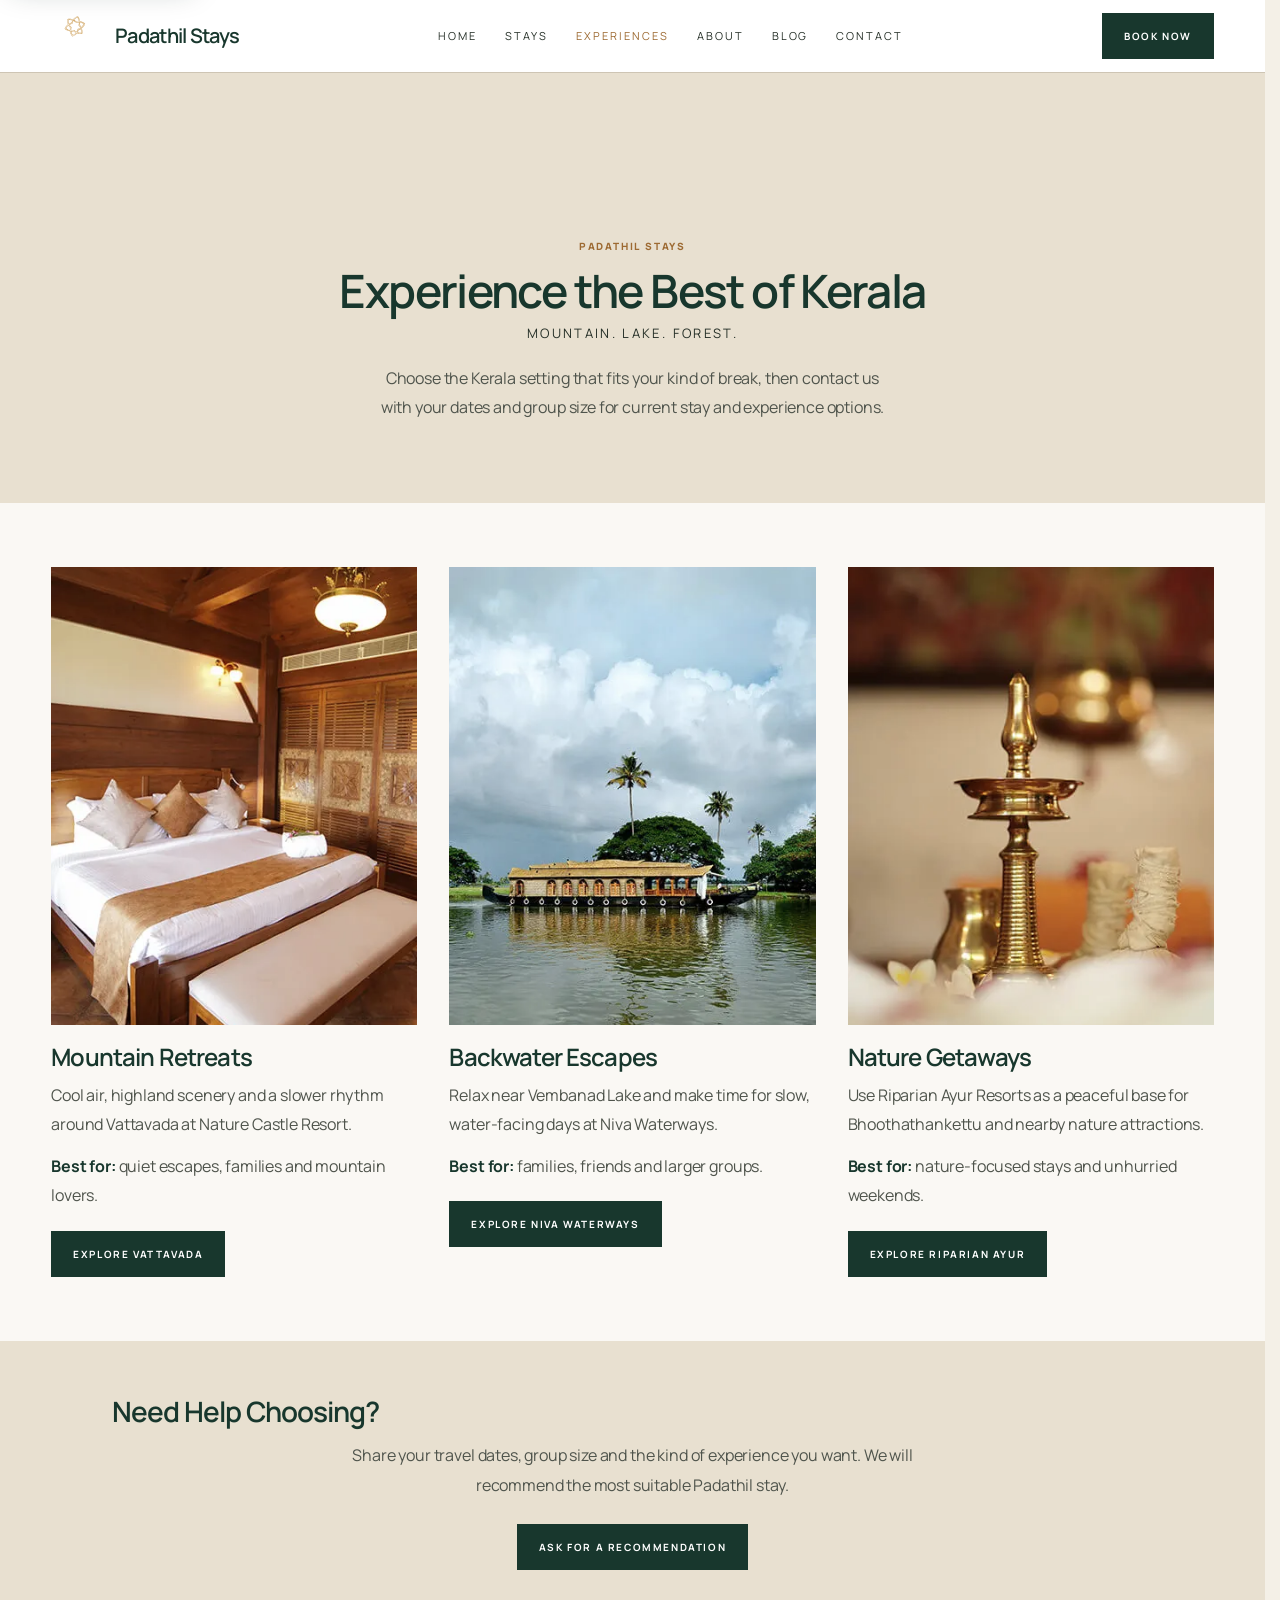
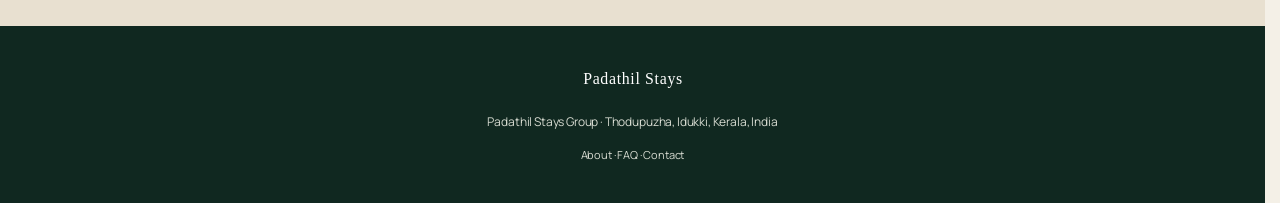
<file: experiences.html>
<!DOCTYPE html>
<html lang="en-IN"><head><meta charset="UTF-8" /><meta name="viewport" content="width=device-width, initial-scale=1.0" /><title>Kerala Experiences | Mountains, Backwaters &amp; Nature | Padathil Stays</title><meta name="description" content="Explore Kerala through mountain retreats in Vattavada, Vembanad Lake backwater stays and nature getaways near Bhoothathankettu." /><meta name="robots" content="index, follow" /><link rel="canonical" href="https://padathilstays.com/experiences.html" /><link rel="icon" type="image/svg+xml" href="images/emblem-rotating.svg" /><meta name="theme-color" content="#18372d" /><meta property="og:type" content="website" /><meta property="og:site_name" content="Padathil Stays" /><meta property="og:title" content="Kerala Experiences | Mountains, Backwaters &amp; Nature" /><meta property="og:description" content="Explore three distinctive Kerala escapes with Padathil Stays." /><meta property="og:url" content="https://padathilstays.com/experiences.html" /><meta property="og:image" content="https://padathilstays.com/images/exper-1.webp" /><meta name="twitter:card" content="summary_large_image" /><link rel="preconnect" href="https://fonts.googleapis.com" /><link rel="preconnect" href="https://fonts.gstatic.com" crossorigin /><link href="https://fonts.googleapis.com/css2?family=Cormorant+Garamond:ital,wght@0,400;0,500;0,600;0,700;1,500&family=Manrope:wght@400;500;600;700&display=swap" rel="stylesheet" /><link rel="stylesheet" href="styles.css" /><link rel="stylesheet" href="site.css" /><script type="application/ld+json">{"@context":"https://schema.org","@type":"CollectionPage","name":"Kerala Experiences from Padathil Stays","url":"https://padathilstays.com/experiences.html","description":"Mountain, lake and nature experiences across Kerala."}</script><style>body{font-family:'Prompt',system-ui,sans-serif;color:#18372d}h1,h2,h3{font-family:'Yeseva One',Georgia,serif;text-transform:uppercase;font-weight:400}.wrap{max-width:1200px;margin:0 auto;padding:0 24px}.body-copy{line-height:2}.vbtn{padding:10px 24px;background:#535353;color:#fff;font-size:11px;letter-spacing:.14em;text-transform:uppercase}.vbtn:hover{background:#9d6a32}</style></head>
<body class="bg-cream"><a class="skip-link" href="#main-content">Skip to main content</a><header class="border-b border-hairline bg-white sticky top-0 z-50"><div class="wrap compact-header flex h-[70px] items-center justify-between gap-3"><a href="index.html" class="site-brand flex items-center gap-2 font-display text-[20px]"><img src="images/emblem-rotating.svg" alt="" aria-hidden="true" class="h-12 w-12" />Padathil Stays</a><nav class="hidden lg:flex gap-7 text-[11px] uppercase tracking-[.18em]" aria-label="Primary navigation"><a href="index.html">Home</a><a href="index.html#properties">Stays</a><a href="experiences.html" class="text-gold" aria-current="page">Experiences</a><a href="about.html">About</a><a href="blog.html">Blog</a><a href="contact.html">Contact</a></nav><div class="flex items-center gap-2"><details class="relative lg:hidden"><summary aria-label="Open navigation menu" class="list-none cursor-pointer border border-nandor px-3 py-2 [&::-webkit-details-marker]:hidden">☰</summary><nav aria-label="Mobile navigation" class="absolute right-0 top-full mt-2 w-[230px] border border-hairline bg-white p-4 text-[11px] uppercase tracking-[.14em] shadow-lg"><a href="index.html" class="block py-2">Home</a><a href="index.html#properties" class="block py-2">Stays</a><a href="experiences.html" class="block py-2" aria-current="page">Experiences</a><a href="about.html" class="block py-2">About</a><a href="blog.html" class="block py-2">Blog</a><a href="contact.html" class="block py-2">Contact</a></nav></details><a href="https://wa.me/919447738990?text=Hello%20Padathil%20Stays%2C%20I%20would%20like%20to%20enquire.%0AProperty%3A%20%0ACheck-in%3A%20%0ACheck-out%3A%20%0AGuests%3A%20%0AQuestions%3A%20" target="_blank" rel="noopener" class="vbtn whitespace-nowrap">Book Now</a></div></div></header>
<main id="main-content"><section class="bg-creamalt py-16 md:py-20 text-center"><div class="wrap max-w-[800px]"><h1 class="text-[34px] md:text-[46px]">Experience the Best of Kerala</h1><p class="mt-3 font-sans text-[13px] uppercase tracking-[.18em]">Mountain. Lake. Forest.</p><p class="body-copy mt-5">Choose the Kerala setting that fits your kind of break, then contact us with your dates and group size for current stay and experience options.</p></div></section><section class="bg-white py-14 md:py-16"><div class="wrap grid gap-8 md:grid-cols-3"><article><img src="images/exper-1.webp" alt="Representative mountain landscape in Kerala" width="800" height="1000" class="aspect-[4/5] w-full object-cover" loading="lazy" decoding="async" /><h2 class="mt-5 text-[24px]">Mountain Retreats</h2><p class="body-copy mt-3">Cool air, highland scenery and a slower rhythm around Vattavada at Nature Castle Resort.</p><p class="body-copy mt-3"><strong class="text-nandor">Best for:</strong> quiet escapes, families and mountain lovers.</p><a href="nature-castle-vattavada.html" class="vbtn mt-5">Explore Vattavada</a></article><article><img src="images/exper-2.webp" alt="Representative Kerala backwater landscape" width="800" height="1000" class="aspect-[4/5] w-full object-cover" loading="lazy" decoding="async" /><h2 class="mt-5 text-[24px]">Backwater Escapes</h2><p class="body-copy mt-3">Relax near Vembanad Lake and make time for slow, water-facing days at Niva Waterways.</p><p class="body-copy mt-3"><strong class="text-nandor">Best for:</strong> families, friends and larger groups.</p><a href="niva-waterways.html" class="vbtn mt-5">Explore Niva Waterways</a></article><article><img src="images/exper-3.webp" alt="Representative forest landscape near Bhoothathankettu" width="800" height="1000" class="aspect-[4/5] w-full object-cover" loading="lazy" decoding="async" /><h2 class="mt-5 text-[24px]">Nature Getaways</h2><p class="body-copy mt-3">Use Riparian Ayur Resorts as a peaceful base for Bhoothathankettu and nearby nature attractions.</p><p class="body-copy mt-3"><strong class="text-nandor">Best for:</strong> nature-focused stays and unhurried weekends.</p><a href="riparian-ayur-resorts.html" class="vbtn mt-5">Explore Riparian Ayur</a></article></div></section><section class="bg-creamalt py-14 text-center"><div class="wrap max-w-[720px]"><h2 class="text-[28px]">Need Help Choosing?</h2><p class="body-copy mt-4">Share your travel dates, group size and the kind of experience you want. We will recommend the most suitable Padathil stay.</p><a href="https://wa.me/919447738990?text=Hello%20Padathil%20Stays%2C%20please%20recommend%20a%20stay.%0ATravel%20dates%3A%20%0AGuests%3A%20%0AWhat%20we%20want%20to%20experience%3A%20" target="_blank" rel="noopener" class="vbtn mt-6">Ask for a Recommendation</a></div></section></main>
<footer class="bg-footerbg py-10 text-center text-footertext"><img src="images/logo-padathil-stays-white.svg" alt="Padathil Stays" class="mx-auto w-[150px]" /><p class="mt-5 text-[12px]">Padathil Stays Group · Thodupuzha, Idukki, Kerala, India</p><p class="mt-4 text-[11px]"><a href="about.html">About</a> · <a href="faq.html">FAQ</a> · <a href="contact.html">Contact</a></p></footer></body></html>
</file>
<file: styles.css>
*,:after,:before{--tw-border-spacing-x:0;--tw-border-spacing-y:0;--tw-translate-x:0;--tw-translate-y:0;--tw-rotate:0;--tw-skew-x:0;--tw-skew-y:0;--tw-scale-x:1;--tw-scale-y:1;--tw-pan-x: ;--tw-pan-y: ;--tw-pinch-zoom: ;--tw-scroll-snap-strictness:proximity;--tw-gradient-from-position: ;--tw-gradient-via-position: ;--tw-gradient-to-position: ;--tw-ordinal: ;--tw-slashed-zero: ;--tw-numeric-figure: ;--tw-numeric-spacing: ;--tw-numeric-fraction: ;--tw-ring-inset: ;--tw-ring-offset-width:0px;--tw-ring-offset-color:#fff;--tw-ring-color:rgba(59,130,246,.5);--tw-ring-offset-shadow:0 0 #0000;--tw-ring-shadow:0 0 #0000;--tw-shadow:0 0 #0000;--tw-shadow-colored:0 0 #0000;--tw-blur: ;--tw-brightness: ;--tw-contrast: ;--tw-grayscale: ;--tw-hue-rotate: ;--tw-invert: ;--tw-saturate: ;--tw-sepia: ;--tw-drop-shadow: ;--tw-backdrop-blur: ;--tw-backdrop-brightness: ;--tw-backdrop-contrast: ;--tw-backdrop-grayscale: ;--tw-backdrop-hue-rotate: ;--tw-backdrop-invert: ;--tw-backdrop-opacity: ;--tw-backdrop-saturate: ;--tw-backdrop-sepia: ;--tw-contain-size: ;--tw-contain-layout: ;--tw-contain-paint: ;--tw-contain-style: }::backdrop{--tw-border-spacing-x:0;--tw-border-spacing-y:0;--tw-translate-x:0;--tw-translate-y:0;--tw-rotate:0;--tw-skew-x:0;--tw-skew-y:0;--tw-scale-x:1;--tw-scale-y:1;--tw-pan-x: ;--tw-pan-y: ;--tw-pinch-zoom: ;--tw-scroll-snap-strictness:proximity;--tw-gradient-from-position: ;--tw-gradient-via-position: ;--tw-gradient-to-position: ;--tw-ordinal: ;--tw-slashed-zero: ;--tw-numeric-figure: ;--tw-numeric-spacing: ;--tw-numeric-fraction: ;--tw-ring-inset: ;--tw-ring-offset-width:0px;--tw-ring-offset-color:#fff;--tw-ring-color:rgba(59,130,246,.5);--tw-ring-offset-shadow:0 0 #0000;--tw-ring-shadow:0 0 #0000;--tw-shadow:0 0 #0000;--tw-shadow-colored:0 0 #0000;--tw-blur: ;--tw-brightness: ;--tw-contrast: ;--tw-grayscale: ;--tw-hue-rotate: ;--tw-invert: ;--tw-saturate: ;--tw-sepia: ;--tw-drop-shadow: ;--tw-backdrop-blur: ;--tw-backdrop-brightness: ;--tw-backdrop-contrast: ;--tw-backdrop-grayscale: ;--tw-backdrop-hue-rotate: ;--tw-backdrop-invert: ;--tw-backdrop-opacity: ;--tw-backdrop-saturate: ;--tw-backdrop-sepia: ;--tw-contain-size: ;--tw-contain-layout: ;--tw-contain-paint: ;--tw-contain-style: }/*! tailwindcss v3.4.17 | MIT License | https://tailwindcss.com*/*,:after,:before{box-sizing:border-box;border:0 solid #e5e7eb}:after,:before{--tw-content:""}:host,html{line-height:1.5;-webkit-text-size-adjust:100%;-moz-tab-size:4;-o-tab-size:4;tab-size:4;font-family:Manrope,system-ui,sans-serif;font-feature-settings:normal;font-variation-settings:normal;-webkit-tap-highlight-color:transparent}body{margin:0;line-height:inherit}hr{height:0;color:inherit;border-top-width:1px}abbr:where([title]){-webkit-text-decoration:underline dotted;text-decoration:underline dotted}h1,h2,h3,h4,h5,h6{font-size:inherit;font-weight:inherit}a{color:inherit;text-decoration:inherit}b,strong{font-weight:bolder}code,kbd,pre,samp{font-family:ui-monospace,SFMono-Regular,Menlo,Monaco,Consolas,Liberation Mono,Courier New,monospace;font-feature-settings:normal;font-variation-settings:normal;font-size:1em}small{font-size:80%}sub,sup{font-size:75%;line-height:0;position:relative;vertical-align:baseline}sub{bottom:-.25em}sup{top:-.5em}table{text-indent:0;border-color:inherit;border-collapse:collapse}button,input,optgroup,select,textarea{font-family:inherit;font-feature-settings:inherit;font-variation-settings:inherit;font-size:100%;font-weight:inherit;line-height:inherit;letter-spacing:inherit;color:inherit;margin:0;padding:0}button,select{text-transform:none}button,input:where([type=button]),input:where([type=reset]),input:where([type=submit]){-webkit-appearance:button;background-color:transparent;background-image:none}:-moz-focusring{outline:auto}:-moz-ui-invalid{box-shadow:none}progress{vertical-align:baseline}::-webkit-inner-spin-button,::-webkit-outer-spin-button{height:auto}[type=search]{-webkit-appearance:textfield;outline-offset:-2px}::-webkit-search-decoration{-webkit-appearance:none}::-webkit-file-upload-button{-webkit-appearance:button;font:inherit}summary{display:list-item}blockquote,dd,dl,figure,h1,h2,h3,h4,h5,h6,hr,p,pre{margin:0}fieldset{margin:0}fieldset,legend{padding:0}menu,ol,ul{list-style:none;margin:0;padding:0}dialog{padding:0}textarea{resize:vertical}input::-moz-placeholder,textarea::-moz-placeholder{opacity:1;color:#9ca3af}input::placeholder,textarea::placeholder{opacity:1;color:#9ca3af}[role=button],button{cursor:pointer}:disabled{cursor:default}audio,canvas,embed,iframe,img,object,svg,video{display:block;vertical-align:middle}img,video{max-width:100%;height:auto}[hidden]:where(:not([hidden=until-found])){display:none}.pointer-events-none{pointer-events:none}.fixed{position:fixed}.absolute{position:absolute}.relative{position:relative}.sticky{position:sticky}.inset-0{inset:0}.inset-x-0{left:0;right:0}.bottom-0{bottom:0}.bottom-6{bottom:1.5rem}.bottom-\[26px\]{bottom:26px}.bottom-\[40px\]{bottom:40px}.bottom-\[50px\]{bottom:50px}.bottom-\[80px\]{bottom:80px}.bottom-\[84px\]{bottom:84px}.left-0{left:0}.left-1\/2{left:50%}.right-0{right:0}.right-6{right:1.5rem}.top-0{top:0}.top-10{top:2.5rem}.top-7{top:1.75rem}.top-\[46px\]{top:46px}.top-\[50px\]{top:50px}.top-full{top:100%}.z-20{z-index:20}.z-40{z-index:40}.z-50{z-index:50}.mx-2{margin-left:.5rem;margin-right:.5rem}.mx-auto{margin-left:auto;margin-right:auto}.mb-10{margin-bottom:2.5rem}.mb-12{margin-bottom:3rem}.mb-5{margin-bottom:1.25rem}.mb-7{margin-bottom:1.75rem}.mt-1{margin-top:.25rem}.mt-10{margin-top:2.5rem}.mt-12{margin-top:3rem}.mt-14{margin-top:3.5rem}.mt-2{margin-top:.5rem}.mt-3{margin-top:.75rem}.mt-4{margin-top:1rem}.mt-5{margin-top:1.25rem}.mt-6{margin-top:1.5rem}.mt-8{margin-top:2rem}.mt-9{margin-top:2.25rem}.block{display:block}.flex{display:flex}.grid{display:grid}.hidden{display:none}.aspect-\[3\/2\]{aspect-ratio:3/2}.aspect-\[4\/5\]{aspect-ratio:4/5}.aspect-\[413\/542\]{aspect-ratio:413/542}.aspect-\[9\/7\]{aspect-ratio:9/7}.h-12{height:3rem}.h-14{height:3.5rem}.h-24{height:6rem}.h-9{height:2.25rem}.h-\[100svh\]{height:100svh}.h-\[320px\]{height:320px}.h-\[38px\]{height:38px}.h-\[50px\]{height:50px}.h-\[50vh\]{height:50vh}.h-\[560px\]{height:560px}.h-\[70px\]{height:70px}.h-\[70vh\]{height:70vh}.h-auto{height:auto}.h-full{height:100%}.h-px{height:1px}.min-h-\[340px\]{min-height:340px}.min-h-\[440px\]{min-height:440px}.min-h-\[620px\]{min-height:620px}.w-12{width:3rem}.w-14{width:3.5rem}.w-24{width:6rem}.w-\[150px\]{width:150px}.w-\[190px\]{width:190px}.w-\[220px\]{width:220px}.w-\[230px\]{width:230px}.w-\[245px\]{width:245px}.w-\[38px\]{width:38px}.w-\[420px\]{width:420px}.w-\[50px\]{width:50px}.w-\[70px\]{width:70px}.w-auto{width:auto}.w-full{width:100%}.max-w-\[1000px\]{max-width:1000px}.max-w-\[1100px\]{max-width:1100px}.max-w-\[1140px\]{max-width:1140px}.max-w-\[1320px\]{max-width:1320px}.max-w-\[420px\]{max-width:420px}.max-w-\[720px\]{max-width:720px}.max-w-\[760px\]{max-width:760px}.max-w-\[780px\]{max-width:780px}.max-w-\[800px\]{max-width:800px}.max-w-\[820px\]{max-width:820px}.max-w-\[850px\]{max-width:850px}.max-w-\[900px\]{max-width:900px}.max-w-\[920px\]{max-width:920px}.grow{flex-grow:1}.-translate-x-1\/2{--tw-translate-x:-50%}.-translate-x-1\/2,.transform{transform:translate(var(--tw-translate-x),var(--tw-translate-y)) rotate(var(--tw-rotate)) skewX(var(--tw-skew-x)) skewY(var(--tw-skew-y)) scaleX(var(--tw-scale-x)) scaleY(var(--tw-scale-y))}.cursor-pointer{cursor:pointer}.select-none{-webkit-user-select:none;-moz-user-select:none;user-select:none}.list-none{list-style-type:none}.grid-cols-1{grid-template-columns:repeat(1,minmax(0,1fr))}.flex-col{flex-direction:column}.flex-wrap{flex-wrap:wrap}.items-start{align-items:flex-start}.items-center{align-items:center}.justify-center{justify-content:center}.justify-between{justify-content:space-between}.gap-10{gap:2.5rem}.gap-2{gap:.5rem}.gap-3{gap:.75rem}.gap-4{gap:1rem}.gap-5{gap:1.25rem}.gap-6{gap:1.5rem}.gap-7{gap:1.75rem}.gap-8{gap:2rem}.gap-9{gap:2.25rem}.gap-x-10{-moz-column-gap:2.5rem;column-gap:2.5rem}.gap-x-8{-moz-column-gap:2rem;column-gap:2rem}.gap-y-2{row-gap:.5rem}.gap-y-3{row-gap:.75rem}.overflow-hidden{overflow:hidden}.whitespace-nowrap{white-space:nowrap}.rounded-full{border-radius:9999px}.border{border-width:1px}.border-b{border-bottom-width:1px}.border-t{border-top-width:1px}.border-footerline{--tw-border-opacity:1;border-color:rgb(54 83 70/var(--tw-border-opacity,1))}.border-hairline{--tw-border-opacity:1;border-color:rgb(206 197 180/var(--tw-border-opacity,1))}.border-nandor{--tw-border-opacity:1;border-color:rgb(24 55 45/var(--tw-border-opacity,1))}.border-white\/70{border-color:hsla(0,0%,100%,.7)}.bg-\[\#25D366\]{--tw-bg-opacity:1;background-color:rgb(37 211 102/var(--tw-bg-opacity,1))}.bg-cream{--tw-bg-opacity:1;background-color:rgb(244 240 231/var(--tw-bg-opacity,1))}.bg-creamalt{--tw-bg-opacity:1;background-color:rgb(232 224 208/var(--tw-bg-opacity,1))}.bg-footerbg{--tw-bg-opacity:1;background-color:rgb(16 40 32/var(--tw-bg-opacity,1))}.bg-nandor{--tw-bg-opacity:1;background-color:rgb(24 55 45/var(--tw-bg-opacity,1))}.bg-panel{--tw-bg-opacity:1;background-color:rgb(228 230 218/var(--tw-bg-opacity,1))}.bg-white{--tw-bg-opacity:1;background-color:rgb(255 255 255/var(--tw-bg-opacity,1))}.bg-white\/70{background-color:hsla(0,0%,100%,.7)}.bg-white\/95{background-color:hsla(0,0%,100%,.95)}.bg-gradient-to-b{background-image:linear-gradient(to bottom,var(--tw-gradient-stops))}.bg-gradient-to-t{background-image:linear-gradient(to top,var(--tw-gradient-stops))}.from-black\/40{--tw-gradient-from:rgba(0,0,0,.4) var(--tw-gradient-from-position);--tw-gradient-to:transparent var(--tw-gradient-to-position);--tw-gradient-stops:var(--tw-gradient-from),var(--tw-gradient-to)}.from-black\/55{--tw-gradient-from:rgba(0,0,0,.55) var(--tw-gradient-from-position);--tw-gradient-to:transparent var(--tw-gradient-to-position);--tw-gradient-stops:var(--tw-gradient-from),var(--tw-gradient-to)}.from-black\/60{--tw-gradient-from:rgba(0,0,0,.6) var(--tw-gradient-from-position);--tw-gradient-to:transparent var(--tw-gradient-to-position);--tw-gradient-stops:var(--tw-gradient-from),var(--tw-gradient-to)}.from-black\/65{--tw-gradient-from:rgba(0,0,0,.65) var(--tw-gradient-from-position);--tw-gradient-to:transparent var(--tw-gradient-to-position);--tw-gradient-stops:var(--tw-gradient-from),var(--tw-gradient-to)}.via-black\/10{--tw-gradient-to:transparent var(--tw-gradient-to-position);--tw-gradient-stops:var(--tw-gradient-from),rgba(0,0,0,.1) var(--tw-gradient-via-position),var(--tw-gradient-to)}.via-black\/15{--tw-gradient-to:transparent var(--tw-gradient-to-position);--tw-gradient-stops:var(--tw-gradient-from),rgba(0,0,0,.15) var(--tw-gradient-via-position),var(--tw-gradient-to)}.via-black\/5{--tw-gradient-to:transparent var(--tw-gradient-to-position);--tw-gradient-stops:var(--tw-gradient-from),rgba(0,0,0,.05) var(--tw-gradient-via-position),var(--tw-gradient-to)}.to-black\/20{--tw-gradient-to:rgba(0,0,0,.2) var(--tw-gradient-to-position)}.to-black\/45{--tw-gradient-to:rgba(0,0,0,.45) var(--tw-gradient-to-position)}.to-transparent{--tw-gradient-to:transparent var(--tw-gradient-to-position)}.bg-bottom{background-position:bottom}.bg-repeat-x{background-repeat:repeat-x}.object-cover{-o-object-fit:cover;object-fit:cover}.p-4{padding:1rem}.p-6{padding:1.5rem}.p-7{padding:1.75rem}.p-8{padding:2rem}.px-3{padding-left:.75rem;padding-right:.75rem}.px-4{padding-left:1rem;padding-right:1rem}.px-5{padding-left:1.25rem;padding-right:1.25rem}.px-6{padding-left:1.5rem;padding-right:1.5rem}.py-10{padding-top:2.5rem;padding-bottom:2.5rem}.py-12{padding-top:3rem;padding-bottom:3rem}.py-14{padding-top:3.5rem;padding-bottom:3.5rem}.py-16{padding-top:4rem;padding-bottom:4rem}.py-2{padding-top:.5rem;padding-bottom:.5rem}.py-2\.5{padding-top:.625rem;padding-bottom:.625rem}.py-20{padding-top:5rem;padding-bottom:5rem}.py-4{padding-top:1rem;padding-bottom:1rem}.py-5{padding-top:1.25rem;padding-bottom:1.25rem}.py-9{padding-top:2.25rem;padding-bottom:2.25rem}.py-\[38px\]{padding-top:38px;padding-bottom:38px}.py-\[50px\]{padding-top:50px;padding-bottom:50px}.py-\[60px\]{padding-top:60px;padding-bottom:60px}.py-\[70px\]{padding-top:70px;padding-bottom:70px}.pb-2{padding-bottom:.5rem}.pb-4{padding-bottom:1rem}.pb-5{padding-bottom:1.25rem}.pb-6{padding-bottom:1.5rem}.pb-8{padding-bottom:2rem}.pb-\[300px\]{padding-bottom:300px}.pb-\[50px\]{padding-bottom:50px}.pt-3{padding-top:.75rem}.pt-8{padding-top:2rem}.pt-\[70px\]{padding-top:70px}.pt-\[80px\]{padding-top:80px}.text-left{text-align:left}.text-center{text-align:center}.font-display{font-family:Cormorant Garamond,Georgia,serif}.font-poppins,.font-sans{font-family:Manrope,system-ui,sans-serif}.text-\[10px\]{font-size:10px}.text-\[11px\]{font-size:11px}.text-\[12px\]{font-size:12px}.text-\[13px\]{font-size:13px}.text-\[14px\]{font-size:14px}.text-\[15px\]{font-size:15px}.text-\[16px\]{font-size:16px}.text-\[17px\]{font-size:17px}.text-\[18px\]{font-size:18px}.text-\[20px\]{font-size:20px}.text-\[22px\]{font-size:22px}.text-\[23px\]{font-size:23px}.text-\[24px\]{font-size:24px}.text-\[26px\]{font-size:26px}.text-\[28px\]{font-size:28px}.text-\[30px\]{font-size:30px}.text-\[34px\]{font-size:34px}.text-\[36px\]{font-size:36px}.text-\[38px\]{font-size:38px}.text-\[44px\]{font-size:44px}.font-light{font-weight:300}.font-medium{font-weight:500}.uppercase{text-transform:uppercase}.normal-case{text-transform:none}.leading-6{line-height:1.5rem}.leading-\[\.95\]{line-height:.95}.leading-\[1\.05\]{line-height:1.05}.leading-\[1\.18\]{line-height:1.18}.leading-\[2\]{line-height:2}.leading-snug{line-height:1.375}.leading-tight{line-height:1.25}.tracking-\[\.02em\]{letter-spacing:.02em}.tracking-\[\.03em\]{letter-spacing:.03em}.tracking-\[\.04em\]{letter-spacing:.04em}.tracking-\[\.05em\]{letter-spacing:.05em}.tracking-\[\.06em\]{letter-spacing:.06em}.tracking-\[\.08em\]{letter-spacing:.08em}.tracking-\[\.14em\]{letter-spacing:.14em}.tracking-\[\.16em\]{letter-spacing:.16em}.tracking-\[\.18em\]{letter-spacing:.18em}.tracking-\[\.22em\]{letter-spacing:.22em}.tracking-\[\.24em\]{letter-spacing:.24em}.tracking-\[\.2em\]{letter-spacing:.2em}.tracking-normal{letter-spacing:0}.text-footertext{--tw-text-opacity:1;color:rgb(215 219 209/var(--tw-text-opacity,1))}.text-gold{--tw-text-opacity:1;color:rgb(157 106 50/var(--tw-text-opacity,1))}.text-greyt{--tw-text-opacity:1;color:rgb(79 84 76/var(--tw-text-opacity,1))}.text-nandor{--tw-text-opacity:1;color:rgb(24 55 45/var(--tw-text-opacity,1))}.text-white{--tw-text-opacity:1;color:rgb(255 255 255/var(--tw-text-opacity,1))}.text-white\/85{color:hsla(0,0%,100%,.85)}.text-white\/90{color:hsla(0,0%,100%,.9)}.underline{text-decoration-line:underline}.underline-offset-4{text-underline-offset:4px}.antialiased{-webkit-font-smoothing:antialiased;-moz-osx-font-smoothing:grayscale}.opacity-0{opacity:0}.opacity-40{opacity:.4}.opacity-60{opacity:.6}.opacity-90{opacity:.9}.shadow-lg{--tw-shadow:0 10px 15px -3px rgba(0,0,0,.1),0 4px 6px -4px rgba(0,0,0,.1);--tw-shadow-colored:0 10px 15px -3px var(--tw-shadow-color),0 4px 6px -4px var(--tw-shadow-color);box-shadow:var(--tw-ring-offset-shadow,0 0 #0000),var(--tw-ring-shadow,0 0 #0000),var(--tw-shadow)}.backdrop-blur{--tw-backdrop-blur:blur(8px);-webkit-backdrop-filter:var(--tw-backdrop-blur) var(--tw-backdrop-brightness) var(--tw-backdrop-contrast) var(--tw-backdrop-grayscale) var(--tw-backdrop-hue-rotate) var(--tw-backdrop-invert) var(--tw-backdrop-opacity) var(--tw-backdrop-saturate) var(--tw-backdrop-sepia);backdrop-filter:var(--tw-backdrop-blur) var(--tw-backdrop-brightness) var(--tw-backdrop-contrast) var(--tw-backdrop-grayscale) var(--tw-backdrop-hue-rotate) var(--tw-backdrop-invert) var(--tw-backdrop-opacity) var(--tw-backdrop-saturate) var(--tw-backdrop-sepia)}.transition{transition-property:color,background-color,border-color,text-decoration-color,fill,stroke,opacity,box-shadow,transform,filter,-webkit-backdrop-filter;transition-property:color,background-color,border-color,text-decoration-color,fill,stroke,opacity,box-shadow,transform,filter,backdrop-filter;transition-property:color,background-color,border-color,text-decoration-color,fill,stroke,opacity,box-shadow,transform,filter,backdrop-filter,-webkit-backdrop-filter;transition-timing-function:cubic-bezier(.4,0,.2,1);transition-duration:.15s}.transition-colors{transition-property:color,background-color,border-color,text-decoration-color,fill,stroke;transition-timing-function:cubic-bezier(.4,0,.2,1);transition-duration:.15s}.transition-opacity{transition-property:opacity;transition-timing-function:cubic-bezier(.4,0,.2,1);transition-duration:.15s}.transition-transform{transition-property:transform;transition-timing-function:cubic-bezier(.4,0,.2,1);transition-duration:.15s}.duration-300{transition-duration:.3s}.duration-700{transition-duration:.7s}.ease-in-out{transition-timing-function:cubic-bezier(.4,0,.2,1)}.hover\:scale-105:hover{--tw-scale-x:1.05;--tw-scale-y:1.05;transform:translate(var(--tw-translate-x),var(--tw-translate-y)) rotate(var(--tw-rotate)) skewX(var(--tw-skew-x)) skewY(var(--tw-skew-y)) scaleX(var(--tw-scale-x)) scaleY(var(--tw-scale-y))}.hover\:bg-creamalt:hover{--tw-bg-opacity:1;background-color:rgb(232 224 208/var(--tw-bg-opacity,1))}.hover\:bg-gold:hover{--tw-bg-opacity:1;background-color:rgb(157 106 50/var(--tw-bg-opacity,1))}.hover\:bg-nandor:hover{--tw-bg-opacity:1;background-color:rgb(24 55 45/var(--tw-bg-opacity,1))}.hover\:bg-white:hover{--tw-bg-opacity:1;background-color:rgb(255 255 255/var(--tw-bg-opacity,1))}.hover\:text-\[\#8fae7c\]:hover{--tw-text-opacity:1;color:rgb(143 174 124/var(--tw-text-opacity,1))}.hover\:text-gold:hover{--tw-text-opacity:1;color:rgb(157 106 50/var(--tw-text-opacity,1))}.hover\:text-nandor:hover{--tw-text-opacity:1;color:rgb(24 55 45/var(--tw-text-opacity,1))}.hover\:text-white:hover{--tw-text-opacity:1;color:rgb(255 255 255/var(--tw-text-opacity,1))}.group:hover .group-hover\:scale-105{--tw-scale-x:1.05;--tw-scale-y:1.05;transform:translate(var(--tw-translate-x),var(--tw-translate-y)) rotate(var(--tw-rotate)) skewX(var(--tw-skew-x)) skewY(var(--tw-skew-y)) scaleX(var(--tw-scale-x)) scaleY(var(--tw-scale-y))}@media (min-width:640px){.sm\:grid-cols-2{grid-template-columns:repeat(2,minmax(0,1fr))}.sm\:grid-cols-3{grid-template-columns:repeat(3,minmax(0,1fr))}.sm\:px-5{padding-left:1.25rem;padding-right:1.25rem}.sm\:px-6{padding-left:1.5rem;padding-right:1.5rem}}@media (min-width:768px){.md\:absolute{position:absolute}.md\:bottom-0{bottom:0}.md\:right-0{right:0}.md\:order-1{order:1}.md\:order-2{order:2}.md\:h-\[430px\]{height:430px}.md\:h-auto{height:auto}.md\:w-1\/2{width:50%}.md\:grid-cols-2{grid-template-columns:repeat(2,minmax(0,1fr))}.md\:grid-cols-3{grid-template-columns:repeat(3,minmax(0,1fr))}.md\:flex-row{flex-direction:row}.md\:gap-14{gap:3.5rem}.md\:gap-6{gap:1.5rem}.md\:py-16{padding-top:4rem;padding-bottom:4rem}.md\:py-20{padding-top:5rem;padding-bottom:5rem}.md\:py-\[45px\]{padding-top:45px;padding-bottom:45px}.md\:pl-\[45px\]{padding-left:45px}.md\:pr-8{padding-right:2rem}.md\:text-\[27px\]{font-size:27px}.md\:text-\[30px\]{font-size:30px}.md\:text-\[32px\]{font-size:32px}.md\:text-\[34px\]{font-size:34px}.md\:text-\[36px\]{font-size:36px}.md\:text-\[38px\]{font-size:38px}.md\:text-\[42px\]{font-size:42px}.md\:text-\[44px\]{font-size:44px}.md\:text-\[46px\]{font-size:46px}.md\:text-\[66px\]{font-size:66px}}@media (min-width:1024px){.lg\:block{display:block}.lg\:flex{display:flex}.lg\:hidden{display:none}.lg\:grid-cols-2{grid-template-columns:repeat(2,minmax(0,1fr))}.lg\:grid-cols-3{grid-template-columns:repeat(3,minmax(0,1fr))}.lg\:gap-0{gap:0}.lg\:pl-\[45px\]{padding-left:45px}.lg\:pr-6{padding-right:1.5rem}.lg\:pr-\[120px\]{padding-right:120px}}.\[\&\:\:-webkit-details-marker\]\:hidden::-webkit-details-marker{display:none}
</file>
<file: site.css>
/* Padathil Stays — premium editorial system: contemporary Kerala field journal. */
:root {
  /* Preserve the authored palette when the browser offers automatic darkening. */
  color-scheme: only light;
  --forest: #18372d;
  --forest-deep: #102820;
  --leaf: #55705a;
  --paper: #f4f0e7;
  --paper-deep: #e8e0d0;
  --ink: #263028;
  --body: #4f544c;
  --brass: #9d6a32;
  --line: rgba(24, 55, 45, .17);
  --padathil-focus: #9d6a32;
  --padathil-body: #4f544c;
  --layout-width: 1280px;
  --reading-width: 65ch;
  --intro-width: 52ch;
}

@font-face {
  font-family: 'SN Pro';
  src: url('fonts/SNPro-Bold.woff2') format('woff2');
  font-weight: 700;
  font-style: normal;
  font-display: swap;
}

html { scroll-padding-top: 112px; scroll-behavior: smooth; scrollbar-gutter: stable; background: var(--paper); }
body {
  background: var(--paper) !important;
  color: var(--ink) !important;
  font-family: 'Manrope', sans-serif !important;
  letter-spacing: -.01em;
  text-rendering: optimizeLegibility;
}
body.is-loading { overflow: hidden; }

/* A reserved, warm loading surface prevents image areas from reading as empty
   space on slower connections. It clears as soon as the actual file decodes. */
img.is-image-loading {
  background: linear-gradient(105deg, #d8d0bc 18%, #eee7d8 42%, #d8d0bc 66%);
  background-size: 240% 100%;
  animation: image-loading-shimmer 1.6s ease-in-out infinite;
  filter: blur(8px) saturate(.7) !important;
  opacity: .38 !important;
}
img.is-image-error { background: #d8d0bc; }
@keyframes image-loading-shimmer { to { background-position: -120% 0; } }
@media (prefers-reduced-motion: reduce) {
  img.is-image-loading { animation: none; filter: none !important; opacity: 1 !important; background: #d8d0bc; }
}

body::before {
  position: fixed;
  inset: 0;
  z-index: -1;
  content: '';
  opacity: .34;
  pointer-events: none;
  background-image: radial-gradient(rgba(24,55,45,.11) .55px, transparent .55px);
  background-size: 8px 8px;
}

/* A quiet route marker tracks progress without moving the page content. */
@supports (animation-timeline: scroll()) {
  @media (prefers-reduced-motion: no-preference) {
    body::after {
      position: fixed;
      top: 0;
      left: 0;
      z-index: 90;
      width: 100%;
      height: 2px;
      content: '';
      pointer-events: none;
      background: var(--brass);
      transform: scaleX(0);
      transform-origin: left center;
      animation: route-progress linear both;
      animation-timeline: scroll(root block);
    }
    @keyframes route-progress { to { transform: scaleX(1); } }
  }
}

h1, h2, h3, h4, h5, h6,
.font-display {
  color: var(--forest) !important;
  font-family: 'Manrope', sans-serif !important;
  font-weight: 600 !important;
  letter-spacing: -.035em !important;
  text-transform: none !important;
}

h1 { font-size: clamp(2.6rem, 5vw, 5.25rem); line-height: .94; }
h2 { font-size: clamp(1.85rem, 3.2vw, 3.35rem); line-height: 1; }
h3 { font-size: clamp(1.3rem, 2vw, 1.9rem); line-height: 1.08; }
main > section.relative h1.text-white,
#top h1 { color: #fff !important; }

.skip-link {
  position: fixed;
  top: 12px;
  left: 12px;
  z-index: 100;
  padding: 12px 16px;
  color: #fff;
  background: var(--forest);
  box-shadow: 0 10px 30px rgba(16, 40, 32, .26);
  transform: translateY(-170%);
}
.skip-link:focus { transform: translateY(0); }

:focus-visible { outline: 3px solid var(--brass) !important; outline-offset: 4px; }

.wrap {
  width: 100%;
  margin-right: auto;
  margin-left: auto;
  padding-right: clamp(20px, 4vw, 56px) !important;
  padding-left: clamp(20px, 4vw, 56px) !important;
}
.wrap:not([class*="max-w-"]) { max-width: var(--layout-width); }

.body-copy {
  max-width: var(--reading-width);
  color: var(--padathil-body) !important;
  font-size: clamp(1rem, 1.2vw, 1.0625rem) !important;
  font-weight: 400 !important;
  letter-spacing: -.01em;
  line-height: 1.85 !important;
  text-align: left;
}
.text-center .body-copy,
.body-copy.text-center,
.section-intro .body-copy,
.cta-panel .body-copy {
  margin-right: auto;
  margin-left: auto;
  text-align: center;
}
.section-intro { max-width: var(--intro-width); margin-right: auto; margin-left: auto; text-align: center; }
.main-intro .body-copy,
main > section:first-child:not(#top):not(.media-hero) .body-copy { max-width: var(--intro-width); margin-right: auto; margin-left: auto; text-align: center; }
.text-center:is(h1, h2, h3, h4, h5, h6),
.text-center > :is(h1, h2, h3, h4, h5, h6) { margin-right: auto !important; margin-left: auto !important; }
.article, .article p, .article li, .faq-list, .enquiry-steps, .editorial-card { text-align: left; }

.site-logo {
  display: block;
  width: auto;
  height: auto;
  object-fit: contain;
}
.site-logo--header {
  width: 52px;
  height: 52px;
  max-height: 52px;
}
.site-logo--footer {
  width: 144px;
  margin-right: auto;
  margin-left: auto;
  filter: brightness(0) invert(1) drop-shadow(0 5px 12px rgba(0,0,0,.2));
}

.page-loader {
  position: fixed;
  inset: 0;
  z-index: 200;
  display: grid;
  align-content: center;
  justify-items: center;
  gap: 18px;
  padding: 24px;
  background: var(--paper);
  animation: loader-dismiss .01s .9s both;
  transition: opacity .28s ease, visibility .28s ease;
}
.page-loader img {
  width: min(240px, 62vw);
  z-index: 1;
  filter: drop-shadow(0 14px 22px rgba(24,55,45,.12));
  animation: loader-fade .5s ease both;
}
.page-loader span {
  z-index: 1;
  color: var(--brass);
  font-family: 'Manrope', sans-serif;
  font-size: 10px;
  font-weight: 700;
  letter-spacing: .22em;
  text-transform: uppercase;
  animation: loader-fade .5s .1s ease both;
}
.is-loaded .page-loader { visibility: hidden; opacity: 0; }

.text-gold, .hover\:text-gold:hover { color: var(--brass) !important; }

.site-header {
  border-color: var(--line) !important;
  background: rgba(244, 240, 231, .92) !important;
  box-shadow: 0 1px 0 rgba(24,55,45,.04);
}
#siteHeader { background: rgba(244, 240, 231, .9) !important; }
.site-header nav { letter-spacing: .15em !important; }
.site-header nav a, .site-header summary { position: relative; }
.site-header nav a::after {
  position: absolute;
  right: 0;
  bottom: -7px;
  left: 0;
  height: 1px;
  content: '';
  background: var(--brass);
  transform: scaleX(0);
  transform-origin: left;
  transition: transform .3s ease;
}
.site-header nav a:hover::after, .site-header nav a[aria-current='page']::after { transform: scaleX(1); }

.stay-menu {
  overflow: hidden;
  border: 0 !important;
  background: #102c24 !important;
  box-shadow: 0 20px 46px rgba(7,25,20,.3) !important;
}
.stay-menu a { border-bottom: 1px solid rgba(255,248,235,.16); }
.stay-menu a:last-child { border-bottom: 0; }
.stay-menu--picker {
  overflow: hidden;
  border: 0 !important;
  background: #102c24 !important;
  box-shadow: 0 20px 46px rgba(7,25,20,.3) !important;
}
.stay-menu-toggle > summary {
  display: inline-flex;
  align-items: center;
  gap: 8px;
}
.stay-menu-toggle > summary::after {
  width: 7px;
  height: 7px;
  content: '';
  background:
    linear-gradient(currentColor, currentColor) center / 100% 1px no-repeat,
    linear-gradient(currentColor, currentColor) center / 1px 100% no-repeat;
}
.stay-menu-toggle[open] > summary::after {
  background: linear-gradient(currentColor, currentColor) center / 100% 1px no-repeat;
}
.stay-menu-toggle > summary[aria-current='page'] { color: var(--brass); }
.stay-picker { padding: 8px 14px; }
.stay-picker .stay-option {
  position: relative;
  display: flex;
  align-items: center;
  min-height: 84px;
  padding: 18px 42px 18px 14px;
  color: #fffdf6;
  transition: color .24s ease, background-color .24s ease, padding .28s cubic-bezier(.16,1,.3,1);
}
.stay-picker .stay-option-copy { display: block; width: 100%; }
.stay-picker .stay-option-copy b {
  display: block;
  color: #fffdf6;
  font-family: 'Manrope', sans-serif;
  font-size: 1.55rem;
  font-weight: 600;
  letter-spacing: -.025em;
  line-height: 1.08;
  text-transform: none;
}
.stay-picker .stay-option-copy small {
  display: block;
  margin-top: 6px;
  color: rgba(255,248,235,.72);
  font-family: 'Manrope', sans-serif;
  font-size: 9px;
  font-weight: 700;
  letter-spacing: .15em;
  line-height: 1.3;
  text-transform: uppercase;
}
.stay-picker .stay-option::before {
  position: absolute;
  top: 50%;
  right: 17px;
  width: 18px;
  height: 1px;
  content: '';
  background: var(--brass);
  opacity: .72;
  transform: translateY(-50%) scaleX(.56);
  transform-origin: right;
  transition: transform .28s cubic-bezier(.16,1,.3,1), opacity .24s ease;
}
.stay-picker .stay-option::after {
  position: absolute;
  top: 50%;
  right: 17px;
  display: block;
  width: 6px;
  height: 6px;
  border-top: 1px solid var(--brass);
  border-right: 1px solid var(--brass);
  content: '';
  opacity: .72;
  transform: translateY(-50%) rotate(45deg);
  transition: transform .28s cubic-bezier(.16,1,.3,1), opacity .24s ease;
}
.stay-picker .stay-option:hover {
  color: #fffdf6 !important;
  padding-left: 20px;
  background: rgba(201,164,102,.13);
}
.stay-picker .stay-option:hover small,
.stay-picker .stay-option:focus-visible small { color: rgba(255,248,235,.9); }
.stay-picker .stay-option:hover::before,
.stay-picker .stay-option:focus-visible::before { opacity: 1; transform: translateY(-50%) scaleX(1); }
.stay-picker .stay-option:hover::after,
.stay-picker .stay-option:focus-visible::after { opacity: 1; transform: translate(4px,-50%) rotate(45deg); }
.stay-picker .stay-option[aria-current='page'] { padding-left: 20px; background: rgba(201,164,102,.18); }
.stay-picker .stay-option[aria-current='page']::before { opacity: 1; transform: translateY(-50%) scaleX(1); }
.stay-picker .stay-option[aria-current='page']::after { opacity: 1; transform: translate(4px,-50%) rotate(45deg); }
.stay-picker .stay-option:focus-visible { outline: 1px solid var(--brass); outline-offset: -1px; }

.vbtn {
  display: inline-flex !important;
  align-items: center;
  justify-content: center;
  min-height: 46px;
  max-width: 100%;
  width: auto !important;
  padding: 0 21px !important;
  border: 1px solid var(--forest) !important;
  color: #fff !important;
  background: var(--forest) !important;
  font-family: 'Manrope', sans-serif !important;
  font-size: 10px !important;
  font-weight: 700 !important;
  letter-spacing: .16em !important;
  line-height: 1.2 !important;
  text-align: center;
  text-transform: uppercase !important;
  transition: background .25s ease, color .25s ease, transform .25s ease !important;
}
.vbtn:hover { color: var(--forest) !important; background: transparent !important; transform: translateY(-2px); }

/* Blog typography needs a narrower scale than the immersive page headings. */
.blog-listing h1 {
  max-width: 18ch !important;
  margin-right: auto;
  margin-left: auto;
  font-size: clamp(2.45rem, 4.8vw, 4.8rem) !important;
  line-height: .96 !important;
}
.blog-article main > section.relative h1 {
  max-width: min(20ch, 100%) !important;
  font-size: clamp(2.15rem, 4vw, 4.15rem) !important;
  line-height: .98 !important;
}
.blog-article .article { max-width: min(100%, 760px) !important; }
.blog-article .article h2 {
  margin-top: clamp(2.25rem, 5vw, 3.6rem) !important;
  margin-bottom: .7em !important;
  font-size: clamp(1.9rem, 2.6vw, 2.65rem) !important;
  line-height: 1 !important;
}
.blog-article .article h3 {
  margin-top: 1.8em !important;
  font-size: clamp(1.25rem, 1.55vw, 1.5rem) !important;
  line-height: 1.1 !important;
}
.blog-article .article p,
.blog-article .article li {
  font-size: clamp(.96rem, .92rem + .18vw, 1.05rem) !important;
  line-height: 1.82 !important;
}
.blog-article .article ul { margin-top: .6em; list-style: none; }
.blog-article .article li { display: flex; gap: .65rem; margin-bottom: .5em; }
.blog-article .article li::before { color: var(--brass); content: '\2022'; }
.article-daypart { color: var(--forest); font-size: .95rem; font-weight: 600; }
.tag { display: inline-block; margin: 0 6px 10px 0; padding: 6px 14px; border: 1px solid var(--line); color: var(--body); font-size: 10px; font-weight: 700; letter-spacing: .1em; text-transform: uppercase; }

/* Equal-height cards keep every "Read more" action aligned despite different copy lengths. */
.blog-grid { align-items: stretch; }
.blog-card {
  position: relative;
  isolation: isolate;
  display: grid !important;
  height: 100%;
  overflow: hidden;
  grid-template-rows: auto minmax(0, 1fr);
}
.blog-card > * { position: relative; z-index: 1; }
.blog-card-content {
  display: flex;
  flex-direction: column;
  align-items: flex-start;
}
.blog-card h2 {
  font-size: clamp(1.55rem, 1.7vw, 1.85rem) !important;
  line-height: 1.08 !important;
}
.blog-card-content .vbtn { margin-top: auto !important; }
/* Botanical details are limited to one primary and one secondary moment per page. */
#welcome, #dining,
.blog-listing main > section:first-child,
.blog-article main > section:last-child {
  isolation: isolate;
  overflow: hidden;
}
#welcome > .wrap, #dining > .wrap,
.blog-listing main > section:first-child > .wrap,
.blog-article main > section:last-child > .wrap {
  position: relative;
  z-index: 1;
}
#welcome::after, #dining::after,
.blog-listing main > section:first-child::after,
.blog-article main > section:last-child::after {
  position: absolute;
  z-index: 0;
  content: '';
  pointer-events: none;
  background: center / contain no-repeat;
}
#welcome::after {
  right: clamp(-120px, -4vw, -32px);
  bottom: -112px;
  width: clamp(260px, 26vw, 420px);
  height: clamp(360px, 36vw, 560px);
  opacity: .18;
  background-image: url('images/kerala-banana-pepper-botanical.webp');
}
#dining::after {
  right: clamp(-120px, -5vw, -35px);
  bottom: -90px;
  width: clamp(240px, 25vw, 400px);
  height: clamp(240px, 25vw, 400px);
  opacity: .18;
  background-image: url('images/kerala-lotus-botanical.webp');
}
.blog-listing main > section:first-child::after {
  top: -72px;
  left: clamp(-160px, -6vw, -45px);
  width: clamp(320px, 34vw, 560px);
  height: clamp(220px, 23vw, 380px);
  opacity: .14;
  background-image: url('images/kerala-coconut-jasmine-botanical.webp');
}
.blog-article main > section:last-child::after {
  right: clamp(-110px, -4vw, -28px);
  bottom: -90px;
  width: clamp(220px, 22vw, 360px);
  height: clamp(220px, 22vw, 360px);
  opacity: .17;
  background-image: url('images/kerala-lotus-botanical.webp');
}

.section-kicker, .property-index, .property-meta {
  display: block;
  color: var(--brass);
  font-family: 'Manrope', sans-serif;
  font-size: 10px;
  font-weight: 700;
  letter-spacing: .18em;
  line-height: 1.4;
  text-transform: uppercase;
}
.section-kicker { margin-bottom: 16px; }

/* The first view: darkened landscape, restrained type motion, clear enquiry path. */
#top {
  position: sticky !important;
  top: 0;
  z-index: 0;
  height: 100svh !important;
  min-height: 100svh !important;
  isolation: isolate;
}
#top ~ section { z-index: 1; }
#top::after {
  position: absolute;
  right: 0;
  bottom: 0;
  left: 0;
  z-index: 1;
  height: 34%;
  content: '';
  pointer-events: none;
  background: linear-gradient(180deg, transparent, rgba(16,40,32,.58));
}
#top > img { animation: hero-scale 1.4s cubic-bezier(.22,.61,.36,1) both; filter: saturate(.78) contrast(1.04); }
#top .hero-copy {
  top: 50% !important;
  bottom: auto !important;
  z-index: 3;
  transform: translateY(-50%);
}
.hero-copy h1 { max-width: 16ch; margin: 0 auto; color: #fff !important; font-size: clamp(3.35rem, 7.5vw, 8rem) !important; }
.hero-copy > p:last-child { max-width: 570px; margin-right: auto; margin-left: auto; line-height: 1.7; }

/* Destination cards are structured as an editorial collection, not generic boxes. */
#welcome { padding-top: clamp(86px, 11vw, 158px) !important; padding-bottom: clamp(86px, 11vw, 158px) !important; }
#welcome h2 { max-width: 12ch; margin-right: auto; margin-left: auto; }
#properties { background: linear-gradient(180deg, var(--paper-deep), var(--paper)) !important; padding-top: clamp(80px, 10vw, 140px) !important; padding-bottom: clamp(80px, 10vw, 140px) !important; }
#properties > .wrap > .grid { gap: clamp(18px, 2.4vw, 36px) !important; }
.property-card {
  position: relative;
  overflow: hidden;
  border: 1px solid rgba(24,55,45,.1);
  background: rgba(255,255,255,.52) !important;
  box-shadow: 0 16px 34px rgba(35,44,34,.05);
  transition: transform .45s cubic-bezier(.22,.61,.36,1), box-shadow .45s ease;
}
.property-card:hover { box-shadow: 0 24px 44px rgba(35,44,34,.12); transform: translateY(-3px); }
.property-card figure { aspect-ratio: 4 / 2.8; }
.property-card figure img { height: 100%; filter: saturate(.84) contrast(1.04); transition: transform .8s cubic-bezier(.22,.61,.36,1), filter .5s ease !important; }
.property-card:hover figure img { filter: saturate(1) contrast(1.08); transform: scale(1.025) !important; }
.property-card h3 { margin-top: 12px; font-size: clamp(1.75rem, 2.2vw, 2.3rem) !important; }
.property-meta { margin-top: 18px; color: var(--leaf); letter-spacing: .12em; }
.property-card .vbtn { margin-top: 24px !important; }
.stay-choice {
  display: grid !important;
  height: 100%;
  grid-template-rows: auto minmax(0, 1fr);
}
.stay-choice-content {
  display: flex;
  flex-direction: column;
  align-items: center;
  text-align: center;
}
.stay-choice-content .body-copy { margin-right: auto; margin-left: auto; }
.stay-choice-content .property-meta { margin-top: 20px; }
.stay-choice-content .vbtn { margin-top: auto !important; }
/* Reserve two title lines so descriptions start level across the three cards. */
@media (min-width: 768px) {
  .stay-choice-content h3 { display: flex; align-items: center; justify-content: center; min-height: 2.6em; line-height: 1.1; }
}

.property-compass {
  display: grid;
  grid-template-columns: minmax(220px, .85fr) minmax(0, 1.9fr);
  gap: clamp(30px, 6vw, 90px);
  align-items: start;
  padding: clamp(30px, 5vw, 64px) 0 0;
  border-top: 1px solid var(--line);
}
.property-compass h3 { font-size: clamp(2.35rem, 3.8vw, 4.1rem) !important; }
.property-compass .property-facts { margin-top: 8px; }
.property-facts > div { padding: clamp(18px, 3vw, 26px); border: 1px solid var(--line); background: rgba(255,255,255,.4); }
/* Hairline bar between the three feelings; horizontal rule when stacked. */
.property-facts > dl + dl { padding-top: 24px; border-top: 1px solid var(--line); }
@media (min-width: 768px) {
  .property-facts > dl + dl { padding-top: 0; padding-left: 24px; border-top: 0; border-left: 1px solid var(--line); }
}
.property-facts dt { color: var(--brass); font-family: 'Manrope', sans-serif; font-size: 10px; font-weight: 800; letter-spacing: .16em; text-align: left; text-transform: uppercase; }
.property-facts dd { min-height: 0; margin-top: 10px; color: var(--forest); font-family: 'Manrope', sans-serif; font-size: 1.35rem; font-weight: 600; line-height: 1.2; text-align: left; }
.property-compass-note { grid-column: 2; margin: -5px 0 0; color: var(--body); font-size: .87rem; line-height: 1.65; text-align: left; }

#why-padathil { padding-bottom: 0 !important; background: var(--forest-deep) !important; }
#why-padathil figure { overflow: hidden; }
#why-padathil figure img { min-height: 650px; opacity: .78; filter: saturate(.74) contrast(1.08); }
#why-padathil .why-title { margin-bottom: 26px; padding-bottom: 20px; border-bottom: 1px solid var(--line); color: var(--forest); font-size: clamp(2.4rem, 3.6vw, 3.4rem) !important; letter-spacing: -.02em !important; line-height: 1; }
#why-padathil .bg-panel { border-top: 1px solid rgba(255,255,255,.42); background: var(--paper) !important; }
#why-padathil h4 { font-size: 1.35rem !important; }

#dining { padding-top: clamp(86px, 10vw, 150px) !important; padding-bottom: clamp(86px, 10vw, 150px) !important; }
#dining figure { position: relative; }
#dining figure::after { position: absolute; inset: 18px -18px -18px 18px; z-index: -1; content: ''; border: 1px solid var(--line); }
#dining h3 { font-size: clamp(2.7rem, 4vw, 4.4rem) !important; }

#experience { padding-top: clamp(86px, 10vw, 148px) !important; }
#experience figure { overflow: hidden; }
#experience img { filter: saturate(.78); transition: transform .7s ease, filter .4s ease; }
#experience figure:hover img { filter: saturate(1); transform: scale(1.04); }

#our-story { background-color: var(--paper-deep) !important; }
#our-story h2 { font-size: clamp(2.8rem, 4.3vw, 4.8rem) !important; }
#our-story .body-copy { font-size: clamp(1.02rem, 1.45vw, 1.2rem) !important; line-height: 1.8 !important; }

/* Shared interiors: preserve content, shift every page from utilitarian to composed. */
main > section { position: relative; }
main > section.bg-white { background: rgba(255,255,255,.56) !important; }
main > section.bg-creamalt { background: var(--paper-deep) !important; }
main > section.bg-cream { background: var(--paper) !important; }
main > section > .wrap > h2:first-child,
main > section > .wrap > .text-center > h1:first-child { max-width: 18ch; }
main > section:first-child:not(#top) { overflow: hidden; }
main > section:first-child:not(#top) h1::before {
  display: block;
  margin-bottom: 18px;
  color: var(--brass);
  font-family: 'Manrope', sans-serif;
  font-size: 10px;
  font-weight: 800;
  letter-spacing: .18em;
  line-height: 1;
  text-transform: uppercase;
  content: 'Padathil Stays';
}
main > section.relative h1.text-white::before { color: rgba(255,255,255,.78); }

main article { transition: transform .35s ease, box-shadow .35s ease; }
main article:hover { transform: translateY(-3px); }
main article img { filter: saturate(.84); transition: transform .6s ease, filter .4s ease; }
main article:hover img { filter: saturate(1); transform: scale(1.025); }

details { border-color: var(--line) !important; }
details summary { display: flex; min-height: 44px; align-items: center; }
details summary::marker { color: var(--brass); }

footer { color: #d7dbd1 !important; background: var(--forest-deep) !important; }
footer .font-display { color: #fff !important; }
footer a { transition: color .2s ease; }
footer a:hover { color: #dfb97a !important; }

#toTop { border: 1px solid rgba(255,255,255,.24); background: var(--forest) !important; }

@keyframes hero-scale { from { opacity: .75; transform: scale(1.08); } to { opacity: 1; transform: scale(1); } }
@keyframes loader-fade { from { opacity: 0; } to { opacity: 1; } }
@keyframes loader-dismiss { to { visibility: hidden; opacity: 0; pointer-events: none; } }

/* Shared header and navigation. */
.site-header {
  position: sticky;
  top: 0;
  z-index: 50;
  border-bottom: 1px solid var(--line);
  backdrop-filter: blur(14px);
}
.compact-header { display: flex; min-height: 72px; align-items: center; justify-content: space-between; gap: 22px; }
.site-brand { display: inline-flex; min-width: max-content; align-items: center; gap: 16px; color: var(--forest); }
.site-brand span { font-family: 'Cormorant Garamond', Georgia, serif; font-size: 1.25rem; font-weight: 700; letter-spacing: -.02em; }
.desktop-nav { display: flex; align-items: center; gap: clamp(16px, 2vw, 30px); font-size: 10px; font-weight: 700; text-transform: uppercase; }
.desktop-nav > details { position: relative; }
.desktop-nav .stay-menu { position: absolute; top: calc(100% + 12px); left: 0; width: 340px; }
/* Bridges the 12px gap so the pointer stays inside the menu on its way down. */
.desktop-nav .stay-menu::before { position: absolute; top: -12px; right: 0; left: 0; height: 12px; content: ''; }
/* No reveal animation on the stays panel: the composited layer it leaves behind
   renders translucent inside the header's backdrop-filter. */
.header-actions { display: flex; align-items: center; gap: 12px; }
.header-book { min-height: 42px !important; padding-right: 17px !important; padding-left: 17px !important; white-space: nowrap; }
.mobile-menu { display: none; position: relative; }
.mobile-menu > summary { justify-content: center; width: 44px; height: 44px; padding: 0; list-style: none; cursor: pointer; border: 1px solid var(--forest); color: var(--forest); }
.mobile-menu > summary::-webkit-details-marker { display: none; }
.mobile-menu > nav { position: absolute; top: calc(100% + 13px); right: 0; width: min(310px, calc(100vw - 32px)); max-height: calc(100dvh - 100px); overflow-y: auto; overscroll-behavior: contain; padding: 15px; border: 1px solid var(--line); background: rgba(244,240,231,.99); box-shadow: 0 18px 40px rgba(16,40,32,.16); }
.mobile-menu nav a { display: block; min-height: 44px; padding: 13px 11px; border-bottom: 1px solid rgba(24,55,45,.09); font-size: 10px; font-weight: 700; letter-spacing: .13em; text-transform: uppercase; }
.mobile-menu nav a:last-child { border-bottom: 0; }
.mobile-menu .mobile-stay-label { padding: 12px 11px 7px; color: var(--brass); font-size: 9px; font-weight: 800; letter-spacing: .16em; text-transform: uppercase; }
.mobile-menu .mobile-stay-link { padding-left: 22px; font-family: 'Manrope', sans-serif; font-size: 1.08rem; letter-spacing: 0; text-transform: none; }
.mobile-menu nav a::after { display: none; }

/* Shared spacing and media presets. */
.content-reading { max-width: var(--reading-width); }
.content-intro { max-width: var(--intro-width); }
.media-hero { height: clamp(360px, 70svh, 720px) !important; min-height: 0 !important; }
.media-hero > img { width: 100%; height: 100%; object-fit: cover; }
.media-feature, .media-feature img { aspect-ratio: 4 / 3; }
.media-card, .media-card img, .blog-card figure, .blog-card figure img { aspect-ratio: 4 / 2.8; }
.media-editorial, .media-editorial img, .gallery-card a, .gallery-card img { aspect-ratio: 4 / 5; }
.media-feature img, .media-card img, .media-editorial img, .gallery-card img { width: 100%; height: 100%; object-fit: cover; }
.feature-tile { height: clamp(280px, 34vw, 440px) !important; }
/* .font-display forces the forest heading color !important sitewide; these tiles
   sit on a dark photo and need their headline white to stay legible. */
.feature-tile .font-display { color: #fff !important; }

.scroll-cue {
  width: 16px;
  height: 16px;
  border-bottom: 1px solid rgba(255,255,255,.85);
  border-left: 1px solid rgba(255,255,255,.85);
  animation: cue 2s ease-in-out infinite;
  transform: rotate(-45deg);
}
@keyframes cue { 0%,100% { opacity: .5; transform: translateY(0) rotate(-45deg); } 50% { opacity: 1; transform: translateY(6px) rotate(-45deg); } }
.exp-title span { position: relative; padding: 0 26px; background: var(--paper); }
.exp-title span::before, .exp-title span::after { position: absolute; top: 52%; width: 220px; height: 2px; content: ''; background: #d8d4c6; }
.exp-title span::before { right: 100%; }
.exp-title span::after { left: 100%; }

/* Utility information is deliberately left aligned and card based. */
.faq-list { max-width: 860px !important; }
.faq-list details { margin-bottom: 14px; padding: 0 clamp(18px, 3vw, 28px); border: 1px solid var(--line) !important; background: rgba(255,255,255,.48); }
.faq-list summary { position: relative; padding: 19px 34px 19px 0; color: var(--forest); font-family: 'Manrope', sans-serif; font-size: clamp(1.2rem, 2vw, 1.45rem); font-weight: 600; line-height: 1.2; text-align: left; cursor: pointer; list-style: none; }
.faq-list summary::-webkit-details-marker { display: none; }
.faq-list summary::after { position: absolute; top: 50%; right: 2px; color: var(--brass); font-family: 'Manrope', sans-serif; font-size: 1.15rem; content: '+'; transform: translateY(-50%); }
.faq-list details[open] summary::after { content: '–'; }
.faq-list .body-copy { max-width: none; margin: 0; padding: 0 0 22px; text-align: left; }
.enquiry-steps { max-width: none; margin-right: 0; margin-left: 0; padding: 0; list-style: none; }
.enquiry-steps li { min-height: 100%; padding: clamp(20px, 3vw, 28px); border: 1px solid var(--line); background: rgba(255,255,255,.5); text-align: left; }
.enquiry-steps strong { display: block; margin-bottom: 9px; color: var(--brass) !important; font-family: 'Manrope', sans-serif; font-size: 1.25rem; line-height: 1.15; }

/* Accessible, in-page gallery viewer. */
.gallery-card { overflow: hidden; background: var(--paper-deep); }
.gallery-card a { display: block; overflow: hidden; cursor: zoom-in; }
.gallery-card img { transition: transform .55s ease, filter .35s ease; }
.gallery-card:hover img { filter: saturate(1); transform: scale(1.025); }
.lightbox[hidden] { display: none; }
.lightbox { position: fixed; inset: 0; z-index: 300; display: grid; place-items: center; padding: clamp(16px, 4vw, 48px); background: rgba(7,18,14,.94); }
.lightbox:not([hidden]) { animation: lightbox-enter .22s ease-out both; }
@keyframes lightbox-enter { from { opacity: 0; } to { opacity: 1; } }
.lightbox-panel { position: relative; display: grid; grid-template-columns: 48px minmax(0, 1fr) 48px; align-items: center; width: min(1100px, 100%); max-height: 92svh; }
.lightbox figure { max-height: 88svh; margin: 0; text-align: center; }
.lightbox-image { width: auto; max-width: 100%; max-height: calc(88svh - 58px); margin: auto; object-fit: contain; }
.lightbox-image.is-ready { animation: lightbox-image-enter .36s cubic-bezier(.16,1,.3,1); }
@keyframes lightbox-image-enter { from { opacity: .55; transform: scale(.985); } to { opacity: 1; transform: none; } }
.lightbox-caption { min-height: 44px; padding: 13px 10px 0; color: #f4f0e7; font-size: .82rem; letter-spacing: .03em; }
.lightbox button { display: grid; width: 44px; height: 44px; place-items: center; border: 1px solid rgba(255,255,255,.4); color: #fff; background: rgba(16,40,32,.7); font-size: 1.25rem; cursor: pointer; }
.lightbox-close { position: absolute; top: 0; right: 0; z-index: 2; font-size: 1.8rem !important; }
.lightbox-open { overflow: hidden; }

.site-footer { padding: clamp(48px, 7vw, 74px) 0; text-align: center; }
.site-footer .footer-contact { margin-top: 18px; font-size: 12px; line-height: 1.8; }
.site-footer .footer-links { display: flex; flex-wrap: wrap; justify-content: center; gap: 10px 22px; margin-top: 22px; font-size: 10px; font-weight: 700; letter-spacing: .14em; text-transform: uppercase; }
.site-footer .footer-note { margin-top: 23px; color: rgba(215,219,209,.72); font-size: 10px; letter-spacing: .08em; }

#toTop { visibility: hidden; opacity: 0; transform: translateY(8px); transition: opacity .2s ease, visibility .2s ease, transform .2s ease; }
#toTop.is-visible { visibility: visible; opacity: 1; pointer-events: auto; transform: translateY(0); }

/* Riparian nearby explorer — a field-guide map rather than a conventional card grid. */
.explorer-section { overflow: hidden; }
.explorer-eyebrow { margin-bottom: 11px; color: var(--brass); font-size: 10px; font-weight: 700; letter-spacing: .2em; text-align: center; text-transform: uppercase; }
.explorer-intro { max-width: 43ch; margin: 0 auto 34px; }
.nearby-explorer { display: grid; grid-template-columns: minmax(0, 1.06fr) minmax(330px, .94fr); overflow: hidden; border: 1px solid var(--line); background: var(--paper); box-shadow: 0 20px 56px rgba(16, 40, 32, .10); }
.explorer-map { position: relative; min-height: 540px; overflow: hidden; background: #dae0cb; isolation: isolate; }
.explorer-map::before, .explorer-map::after { position: absolute; z-index: -1; width: 330px; height: 330px; border: 1px solid rgba(24,55,45,.12); border-radius: 50%; content: ''; }
.explorer-map::before { top: -194px; left: -112px; }
.explorer-map::after { right: -145px; bottom: -215px; }
.explorer-map-art { position: absolute; inset: 0; width: 100%; height: 100%; }
.map-water { fill: none; stroke: #7899a0; stroke-linecap: round; stroke-width: 20; opacity: .55; }
.map-water--fine { stroke: #d6e3dc; stroke-width: 3; opacity: .95; }
.map-contour { fill: none; stroke: #79906e; stroke-dasharray: 3 7; stroke-width: 1.5; opacity: .64; }
.map-route { fill: none; stroke: var(--brass); stroke-dasharray: 5 7; stroke-width: 1.5; opacity: .75; }
.map-scale { position: absolute; top: 24px; left: 28px; margin: 0; color: rgba(24,55,45,.68); font-size: 9px; font-weight: 700; letter-spacing: .14em; text-transform: uppercase; }
.explorer-home { position: absolute; top: 54%; left: 49%; display: flex; align-items: center; gap: 9px; color: var(--forest); font-family: 'Manrope', sans-serif; font-size: 17px; font-weight: 700; line-height: .85; transform: translate(-50%, -50%); }
.explorer-home-mark { display: grid; width: 34px; height: 34px; place-items: center; border: 1px solid var(--forest); border-radius: 50%; color: var(--paper); background: var(--forest); font-family: 'Manrope', sans-serif; font-size: 12px; }
.explorer-pin { position: absolute; display: flex; align-items: center; gap: 7px; padding: 5px 7px; border: 0; color: var(--forest); background: rgba(244,240,231,.86); box-shadow: 0 2px 0 rgba(24,55,45,.07); font-family: 'Manrope', sans-serif; font-size: 10px; font-weight: 700; letter-spacing: .07em; line-height: 1.2; text-align: left; text-transform: uppercase; cursor: pointer; transition: background-color .2s ease, color .2s ease, transform .2s ease; }
.explorer-pin:hover, .explorer-pin:focus-visible, .explorer-pin.is-active { color: var(--paper); background: var(--forest); transform: translateY(-3px); }
.explorer-pin-dot { display: block; flex: 0 0 auto; width: 9px; height: 9px; border: 2px solid currentColor; border-radius: 50%; }
.explorer-pin.is-active .explorer-pin-dot { background: var(--brass); box-shadow: 0 0 0 3px rgba(157,106,50,.22); }
.explorer-pin--bhoothathankettu { top: 29%; left: 14%; }
.explorer-pin--thattekad { top: 21%; right: 8%; }
.explorer-pin--inchathotty { bottom: 17%; left: 10%; }
.explorer-pin--paniyeli { right: 7%; bottom: 21%; }
.explorer-detail { display: grid; grid-template-rows: 248px 1fr; background: #fffdf8; }
.explorer-detail-image { position: relative; margin: 0; overflow: hidden; background: var(--forest-deep); }
.explorer-detail-image::after { position: absolute; inset: 0; content: ''; background: linear-gradient(180deg, transparent 50%, rgba(16,40,32,.25)); pointer-events: none; }
.explorer-detail-image img { width: 100%; height: 100%; object-fit: cover; transition: opacity .18s ease, transform .6s ease; }
.explorer-detail-image img.is-changing { opacity: .25; transform: scale(1.04); }
.explorer-detail-copy { padding: 30px clamp(24px, 4vw, 42px) 34px; }
.explorer-detail-number { margin: 0 0 13px; color: var(--brass); font-size: 10px; font-weight: 700; letter-spacing: .18em; }
.explorer-detail h3 { margin-bottom: 13px; }
.explorer-facts { display: grid; grid-template-columns: repeat(3, 1fr); gap: 12px; margin: 25px 0 25px; padding-top: 17px; border-top: 1px solid var(--line); }
.explorer-facts dt { margin-bottom: 4px; color: var(--brass); font-size: 8px; font-weight: 700; letter-spacing: .13em; text-transform: uppercase; }
.explorer-facts dd { margin: 0; color: var(--forest); font-family: 'Manrope', sans-serif; font-size: 16px; font-weight: 600; line-height: 1.05; }
.explorer-map-link { display: inline-flex; gap: 8px; align-items: center; padding-bottom: 4px; border-bottom: 1px solid var(--brass); color: var(--forest); font-size: 10px; font-weight: 700; letter-spacing: .12em; text-transform: uppercase; }
.explorer-map-link:hover { color: var(--brass); }

@media (max-width: 1120px) {
  .desktop-nav { display: none; }
  .mobile-menu { display: block; }
}

@media (max-width: 767px) {
  #top { height: 100svh !important; min-height: 100svh !important; }
  .site-brand span { display: none; }
  #top .hero-copy { top: 50% !important; bottom: auto !important; }
  .hero-copy h1 { max-width: 12ch; font-size: clamp(2.7rem, 11vw, 3.4rem) !important; }
  .hero-copy > p:last-child { max-width: 34ch; font-size: 10px !important; letter-spacing: .14em !important; }
  #properties > .wrap > .grid { grid-template-columns: 1fr !important; }
  .property-card figure { aspect-ratio: 4 / 2.8; }
  .stay-choice-content { align-items: center; text-align: center; }
  .stay-choice-content .body-copy { margin-right: auto; margin-left: auto; text-align: center; }
  .property-compass { grid-template-columns: 1fr; }
  .property-compass-note { grid-column: auto; }
  #why-padathil figure img { min-height: 380px; }
  #dining .wrap > .grid > figure > img {
    width: 88%;
    margin-right: auto;
    margin-left: auto;
  }
  #dining .wrap > .grid > div > img {
    display: block;
    width: 82%;
    margin-right: auto;
    margin-left: auto;
  }
  #experience .wrap > .grid {
    max-width: 84%;
    margin-right: auto;
    margin-left: auto;
  }
  .blog-card figure img { aspect-ratio: 4 / 2.8; }
  #experience figure:nth-child(2) { transform: none; }
  #dining figure::after { inset: 10px -10px -10px 10px; }
  .blog-listing h1 { font-size: clamp(2.25rem, 11vw, 3.25rem) !important; }
  .blog-article main > section.relative h1 { font-size: clamp(2rem, 9vw, 3rem) !important; }
  .blog-article .article h2 { font-size: clamp(1.8rem, 8vw, 2.25rem) !important; }
  .blog-card h2 { font-size: clamp(1.5rem, 7vw, 1.85rem) !important; }
  .blog-card-content { padding: 1.25rem !important; }
  #welcome::after { right: -98px; bottom: -142px; opacity: .12; }
  #dining::after, .blog-article main > section:last-child::after { opacity: .12; }
  #our-story { padding-bottom: 140px !important; }
  .feature-tile { height: 260px !important; }
  .media-hero { height: clamp(360px, 62svh, 560px) !important; }
  .nearby-explorer { grid-template-columns: 1fr; }
  .explorer-map { min-height: 420px; }
  .explorer-detail { grid-template-rows: 220px auto; }
  .explorer-facts { grid-template-columns: 1fr 1fr; }
  .explorer-facts > div:last-child { grid-column: span 2; }
  .lightbox-panel { grid-template-columns: 44px minmax(0, 1fr) 44px; }
}

@media (max-width: 420px) {
  .site-header .wrap { padding-right: 16px !important; padding-left: 16px !important; }
  .compact-header { padding-right: 16px !important; padding-left: 16px !important; }
  .compact-header .site-brand { font-size: 17px !important; }
  .compact-header .site-brand img { width: 42px !important; height: 42px !important; }
  .compact-header .vbtn { padding-right: 12px !important; padding-left: 12px !important; letter-spacing: .1em !important; }
  .lightbox { padding: 12px; }
  .lightbox-panel { grid-template-columns: 1fr; }
  .lightbox-control { position: absolute; bottom: 52px; z-index: 2; }
  .lightbox-prev { left: 8px; }
  .lightbox-next { right: 8px; }
}

@media (prefers-reduced-motion: reduce) {
  *, *::before, *::after { animation-duration: .01ms !important; animation-iteration-count: 1 !important; scroll-behavior: auto !important; transition-duration: .01ms !important; }
  .page-loader { animation-delay: 0s !important; }
}

/* Contact page — an editorial reservations desk, built from the shared field-journal system. */
.contact-page ::selection { color: var(--paper); background: var(--forest); }
.contact-page a { text-underline-offset: 5px; }
.contact-page svg { width: 18px; height: 18px; fill: none; stroke: currentColor; stroke-width: 1.35; stroke-linecap: square; stroke-linejoin: miter; }
.site-header {
  position: fixed;
  top: 18px;
  left: 50%;
  z-index: 80;
  isolation: isolate;
  width: min(1180px, calc(100% - 48px));
  overflow: visible;
  border: 0 !important;
  border-radius: 24px;
  background: rgba(244, 240, 231, .64) !important;
  box-shadow: inset 0 1px 0 rgba(255, 255, 255, .72), 0 16px 38px rgba(7, 25, 20, .24);
  backdrop-filter: blur(18px) saturate(142%);
  -webkit-backdrop-filter: blur(18px) saturate(142%);
  transform: translateX(-50%);
}
#siteHeader { background: rgba(244, 240, 231, .64) !important; }
.site-header::before {
  position: absolute;
  inset: 1px;
  z-index: 0;
  border-radius: 23px;
  content: '';
  pointer-events: none;
  background: radial-gradient(110% 150% at 4% -42%, rgba(255, 255, 255, .7) 0 27%, transparent 50%), radial-gradient(70% 120% at 100% 160%, rgba(187, 195, 167, .45), transparent 56%);
  opacity: .78;
}
.site-header > .wrap { position: relative; z-index: 1; min-height: 62px; padding-right: 20px !important; padding-left: 20px !important; }
.site-header .site-logo--header { width: 40px; height: 40px; }
.site-header .site-brand { gap: 9px; }
.site-header .site-brand span { font-size: 1.08rem; }
.site-header .desktop-nav { gap: clamp(14px, 1.65vw, 25px); }
.site-header .desktop-nav > a, .site-header .desktop-nav summary { font-size: 11px; }
.site-header .header-book { min-height: 38px !important; padding-right: 15px !important; padding-left: 15px !important; border: 0 !important; border-radius: 16px; color: var(--paper) !important; background: var(--forest) !important; }
.site-header .header-book:hover { color: var(--paper) !important; background: var(--brass) !important; }
.site-header .stay-menu {
  width: min(368px, calc(100vw - 48px));
  border-radius: 0;
  border-top: 2px solid var(--brass) !important;
}

/* Paper-led opening sections need a clear starting line beneath the floating header. */
body:not(.contact-page):not(.blog-article):not(.riparian-page) main > section:first-child:not(#top):not(.media-hero) { padding-top: clamp(8.5rem, 14vw, 10.5rem) !important; }
.contact-hero { position: relative; isolation: isolate; min-height: min(680px, calc(100svh - 72px)); overflow: hidden; color: var(--paper); background: var(--forest-deep); }
.contact-hero-image { position: absolute; inset: 0; z-index: -2; background: url('images/contact-hero.webp') center / cover no-repeat; animation: contact-drift 18s cubic-bezier(.16, 1, .3, 1) both; }
.contact-hero::after { position: absolute; inset: 0; z-index: -1; content: ''; background: linear-gradient(90deg, rgba(7, 25, 20, .9) 0%, rgba(7, 25, 20, .68) 46%, rgba(7, 25, 20, .2) 100%); }
.contact-hero-layout { display: flex; min-height: inherit; flex-direction: column; justify-content: flex-end; padding-top: clamp(116px, 14vw, 184px) !important; padding-bottom: clamp(48px, 6vw, 86px) !important; }
.contact-hero-copy { max-width: min(760px, 100%); }
.contact-page .contact-hero h1 { max-width: 10ch; margin: 0; color: var(--paper) !important; font-size: clamp(3.35rem, 7.7vw, 6rem); font-weight: 500 !important; line-height: .82; letter-spacing: -.055em !important; }
.contact-page main > section.contact-hero:first-child h1::before { display: none !important; content: none !important; }
.contact-hero h1 em, .contact-desk h2 em, .contact-enquiry h2 em, .contact-places h2 em { font-weight: 500; }
.contact-hero-copy > p { max-width: 49ch; margin: 31px 0 0; color: rgba(255, 248, 235, .9); font-size: clamp(.93rem, 1.3vw, 1.08rem); line-height: 1.8; }
.contact-primary-action { display: inline-flex; gap: 13px; align-items: center; margin-top: 31px; padding: 16px 18px; color: var(--forest-deep); background: var(--paper); font-size: 10px; font-weight: 700; letter-spacing: .15em; text-transform: uppercase; transition: color .25s ease, background .25s ease, transform .25s ease; }
.contact-primary-action:hover { color: var(--paper); background: var(--brass); transform: translateY(-3px); }
.contact-primary-action svg { width: 17px; }
.contact-hero-note { align-self: flex-end; margin: 0; color: rgba(255, 248, 235, .74); font-size: 9px; font-weight: 700; letter-spacing: .16em; line-height: 1.8; text-align: right; text-transform: uppercase; }

.contact-desk { padding: clamp(72px, 11vw, 152px) 0; background: var(--paper); }
.contact-desk-layout { display: grid; grid-template-columns: minmax(0, .84fr) minmax(460px, 1.16fr); gap: clamp(56px, 9vw, 150px); align-items: start; }
.contact-desk-intro { max-width: 425px; }
.contact-page .contact-desk h2, .contact-page .contact-enquiry h2, .contact-page .contact-places h2 { font-size: clamp(2.8rem, 5.2vw, 5.2rem); font-weight: 500 !important; line-height: .84; letter-spacing: -.05em !important; }
.contact-desk-intro > p { max-width: 42ch; margin: 29px 0 0; color: var(--body); font-size: .96rem; line-height: 1.8; }
.contact-email-label { margin: 29px 0 0; color: var(--forest); font-size: 9px; font-weight: 700; letter-spacing: .15em; text-transform: uppercase; }
.contact-email-link { display: flex; gap: 12px; align-items: center; justify-content: space-between; width: 100%; margin-top: 8px; padding: 14px 16px; color: var(--paper); background: var(--forest); font-family: 'Manrope', sans-serif; font-size: 13px; font-weight: 700; letter-spacing: -.015em; line-height: 1.55; transition: color .2s ease, background .2s ease, transform .2s ease; }
.contact-email-link:hover { color: var(--paper); background: var(--brass); transform: translateY(-2px); }
.contact-email-link svg { width: 15px; flex: 0 0 auto; }
.contact-lines { border-top: 1px solid var(--forest); }
.contact-line { display: grid; grid-template-columns: minmax(100px, .56fr) minmax(220px, 1fr) 22px; gap: 16px; align-items: center; min-height: 95px; border-bottom: 1px solid var(--line); color: var(--forest); transition: color .24s ease, padding .24s ease; }
.contact-line:hover { color: var(--brass); }
.contact-line span { font-size: 9px; font-weight: 700; letter-spacing: .15em; text-transform: uppercase; }
.contact-line strong { font-family: 'Rosemartin', Georgia, serif; font-size: clamp(1.25rem, 2.1vw, 2rem); font-weight: 400; font-synthesis: none; letter-spacing: .015em; line-height: 1.25; font-variant-numeric: lining-nums tabular-nums; white-space: nowrap; }
.contact-line svg { justify-self: end; transition: transform .24s cubic-bezier(.16,1,.3,1); }
.contact-line:is(:hover, :focus-within) svg { transform: translateX(4px); }
.contact-whatsapp-link { display: inline-flex; gap: 10px; align-items: center; margin-top: 24px; color: var(--forest); font-size: 10px; font-weight: 700; letter-spacing: .12em; line-height: 1.5; text-transform: uppercase; }
.contact-whatsapp-link:hover { color: var(--brass); }
.contact-whatsapp-link svg { width: 16px; }

.contact-enquiry { padding: clamp(72px, 10vw, 136px) 0; color: var(--paper); background: var(--forest); }
.contact-enquiry-layout { display: grid; grid-template-columns: minmax(0, .9fr) minmax(0, 1.1fr); gap: clamp(56px, 10vw, 160px); }
.contact-page .contact-enquiry h2 { color: var(--paper) !important; }
.contact-enquiry-list { margin: 0; padding: 0; list-style: none; border-top: 1px solid rgba(255, 248, 235, .44); counter-reset: enquiry; }
.contact-enquiry-list li { display: grid; grid-template-columns: minmax(150px, .7fr) minmax(0, 1.3fr); gap: 20px; padding: 26px 0 27px; border-bottom: 1px solid rgba(255, 248, 235, .27); counter-increment: enquiry; }
.contact-enquiry-list strong { display: flex; gap: 13px; color: var(--paper); font-family: 'Manrope', sans-serif; font-size: 1.35rem; font-weight: 600; line-height: 1.1; }
.contact-enquiry-list strong::before { content: counter(enquiry, decimal-leading-zero); color: var(--brass); font-family: 'Manrope', sans-serif; font-size: 9px; font-weight: 700; letter-spacing: .12em; line-height: 1.7; }
.contact-enquiry-list span { color: rgba(255, 248, 235, .76); font-size: .9rem; line-height: 1.75; }

.contact-places { padding: clamp(76px, 10vw, 136px) 0 clamp(84px, 12vw, 160px); background: var(--paper-deep); }
.contact-places-heading { display: grid; grid-template-columns: minmax(0, 1fr) minmax(240px, .65fr); gap: 36px; align-items: end; padding-bottom: clamp(42px, 6vw, 74px); }
.contact-places-heading p { max-width: 36ch; margin: 0 0 4px; color: var(--body); font-size: .94rem; line-height: 1.75; }
.contact-place-list { border-top: 1px solid var(--brass); border-bottom: 1px solid var(--brass); }
.contact-place { display: grid; grid-template-columns: minmax(16rem, 1.5fr) minmax(9rem, .65fr) minmax(15rem, 1fr) auto; gap: clamp(20px, 3vw, 48px); align-items: center; padding: clamp(38px, 4.5vw, 68px) 0; }
.contact-place + .contact-place { border-top: 1px solid var(--line); }
.contact-place h3 { margin: 0; color: var(--forest); font-size: clamp(2rem, 3.35vw, 3.65rem); font-weight: 500 !important; line-height: .88; letter-spacing: -.035em; transition: color .25s ease, transform .4s cubic-bezier(.16, 1, .3, 1); }
.contact-place-setting { margin: 0; color: var(--brass); font: 700 9px/1.45 'Manrope', sans-serif; letter-spacing: .15em; text-transform: uppercase; }
.contact-place-address { max-width: 34ch; margin: 0; color: var(--body); font-size: .86rem; line-height: 1.75; }
.contact-place a { display: inline-flex; gap: 9px; align-items: center; justify-self: end; padding-bottom: 7px; border-bottom: 1px solid var(--brass); color: var(--forest); font-size: 9px; font-weight: 700; letter-spacing: .14em; text-transform: uppercase; white-space: nowrap; transition: color .25s ease, gap .25s ease; }
.contact-place a svg { width: 16px; transition: transform .25s cubic-bezier(.16, 1, .3, 1); }
.contact-place:is(:hover, :focus-within) h3 { color: var(--brass); transform: translateX(10px); }
.contact-place:is(:hover, :focus-within) a { gap: 14px; color: var(--brass); }
.contact-place:is(:hover, :focus-within) a svg { transform: translateX(3px); }
.contact-place a:focus-visible { outline: 2px solid var(--brass); outline-offset: 5px; }

@keyframes contact-drift { from { transform: scale(1.05); } to { transform: scale(1); } }

/* Reflow directions before the four desktop columns become wider than the page. */
@media (min-width: 768px) and (max-width: 1120px) {
  .contact-place { grid-template-columns: minmax(0, 1fr) auto; gap: 18px 24px; }
  .contact-place h3, .contact-place-setting { grid-column: 1 / -1; }
  .contact-place-address { min-width: 0; }
}

@media (max-width: 767px) {
  .site-header { top: 11px; width: calc(100% - 24px); border-radius: 18px; }
  .site-header::before { border-radius: 17px; }
  .site-header > .wrap { min-height: 54px; padding-right: 12px !important; padding-left: 12px !important; }
  .site-header .site-brand span { display: block; font-size: 1rem !important; }
  .site-header .site-logo--header { width: 34px !important; height: 34px !important; }
  .site-header .mobile-menu summary { border-radius: 13px; }
  .site-header .header-book { min-height: 36px !important; }
  .contact-hero { min-height: 620px; }
  .contact-hero::after { background: linear-gradient(0deg, rgba(7, 25, 20, .94) 0%, rgba(7, 25, 20, .56) 63%, rgba(7, 25, 20, .18) 100%); }
  .contact-hero-layout { padding-top: 116px !important; padding-bottom: 31px !important; }
  .contact-page .contact-hero h1 { font-size: clamp(3.2rem, 15vw, 4.25rem); }
  .contact-hero-copy > p { max-width: 100%; margin-top: 24px; font-size: .9rem; overflow-wrap: break-word; }
  .contact-primary-action { width: 100%; justify-content: space-between; margin-top: 25px; }
  .contact-hero-note { margin-top: 43px; align-self: auto; text-align: left; }
  .contact-desk-layout, .contact-enquiry-layout, .contact-places-heading { grid-template-columns: 1fr; }
  .contact-desk-layout { gap: 50px; }
  .contact-desk-intro { max-width: none; }
  .contact-page .contact-desk h2, .contact-page .contact-enquiry h2, .contact-page .contact-places h2 { font-size: clamp(2.9rem, 14vw, 4.2rem); }
  .contact-line { grid-template-columns: 1fr 20px; gap: 8px; min-height: 116px; }
  .contact-line span { grid-column: 1 / -1; align-self: end; }
  .contact-email-label { margin-top: 27px; font-size: 9px; }
  .contact-email-link { max-width: 100%; padding: 16px; font-size: 14px; font-weight: 700; line-height: 1.55; overflow-wrap: anywhere; }
  .contact-email-link svg { width: 16px; flex: 0 0 auto; }
  .contact-line strong { font-size: clamp(1.5rem, 7vw, 1.9rem); }
  .contact-line svg { grid-column: 2; grid-row: 2; }
  .contact-enquiry-layout { gap: 45px; }
  .contact-enquiry-list li { grid-template-columns: 1fr; gap: 10px; padding: 22px 0; }
  .contact-places-heading { gap: 25px; }
  .contact-place { grid-template-columns: minmax(0, 1fr) auto; column-gap: 18px; row-gap: 18px; padding: 34px 0 37px; }
  .contact-place h3 { grid-column: 1 / -1; font-size: clamp(2.3rem, 12.5vw, 3.75rem); }
  .contact-place-setting { grid-column: 1; align-self: center; }
  .contact-place-address { grid-column: 1 / -1; max-width: 38ch; }
  .contact-place a { grid-column: 1; justify-self: start; margin-top: 2px; }
  .contact-place:is(:hover, :focus-within) h3 { transform: translateX(5px); }
}

@media (prefers-reduced-motion: reduce) {
  .contact-place h3, .contact-place a, .contact-place a svg { transition: none; }
}

@media (max-width: 480px) {
  .site-header .header-book { display: none !important; }
}

/* Journal tiles: titles share a two-line slot and the link sits on one baseline. */
.journal-tile { height: 100%; }
.journal-tile h3 { display: flex; align-items: center; justify-content: center; min-height: 2.7em; }
.journal-link {
  align-self: center;
  margin-top: auto;
  padding-bottom: 4px;
  border-bottom: 1px solid var(--brass);
  color: var(--forest);
  font-family: 'Manrope', sans-serif;
  font-size: 11px;
  font-weight: 700;
  letter-spacing: .18em;
  text-transform: uppercase;
  transition: color .2s ease;
}
.journal-link:hover, .journal-tile:hover .journal-link { color: var(--brass); }

/* Hero slideshow: four images crossfade with a slow push-in. 24s loop, 6s per slide. */
.hero-slide { opacity: 0; transform-origin: 50% 50%; will-change: opacity, transform; }
.hero-slide:first-child { opacity: 1; }
.is-loaded .hero-slide { animation: hero-slide 24s linear infinite both; }
.is-loaded .hero-slide:nth-child(1) { animation-delay: -1.44s; transform-origin: 40% 60%; }
.is-loaded .hero-slide:nth-child(2) { animation-delay: 4.56s; transform-origin: 60% 55%; }
.is-loaded .hero-slide:nth-child(3) { animation-delay: 10.56s; transform-origin: 35% 50%; }
.is-loaded .hero-slide:nth-child(4) { animation-delay: 16.56s; transform-origin: 65% 55%; }
@keyframes hero-slide {
  0%   { opacity: 0; transform: scale(1); visibility: visible; }
  6%   { opacity: 1; }
  25%  { opacity: 1; }
  31%  { opacity: 0; transform: scale(1.1); visibility: visible; }
  31.1%, 100% { opacity: 0; transform: scale(1.1); visibility: hidden; }
}
@media (prefers-reduced-motion: reduce) {
  .is-loaded .hero-slide { animation: none; }
  .is-loaded .hero-slide:not(:first-child) { opacity: 0; }
  .is-loaded .hero-slide:first-child { opacity: 1; }
}

/* Gallery: strict grid. Equal columns, equal gutters, identical tile ratio, tops level in every row. */
.gallery-grid { display: grid; grid-template-columns: 1fr; gap: 28px; align-items: start; }
@media (min-width: 640px) { .gallery-grid { grid-template-columns: repeat(2, 1fr); } }
@media (min-width: 1024px) { .gallery-grid { grid-template-columns: repeat(3, 1fr); gap: 32px; } }
.gallery-grid > .gallery-card a, .gallery-grid > .gallery-card img { aspect-ratio: 4 / 5; }
.gallery-card { background: transparent; }
.gallery-card figcaption { padding: 14px 2px 0 !important; color: var(--body); font-size: 11px !important; font-weight: 700; letter-spacing: .14em; text-transform: uppercase; }
.reveal-ready .gallery-card.is-in img.is-image-ready,
.media-reveal.is-in img.is-image-ready { animation: photo-unveil .72s cubic-bezier(.16,1,.3,1); }
@keyframes photo-unveil {
  from { clip-path: inset(0 0 14% 0); transform: scale(1.045); }
  to { clip-path: inset(0); transform: none; }
}

/* About page: photographic hero, split story, and a dark closing band. */
.about-hero, .about-cta { position: relative; overflow: hidden; isolation: isolate; color: #fff; }
.about-hero { padding: clamp(150px, 22vw, 240px) 0 clamp(90px, 12vw, 150px); }
.about-cta { padding: clamp(90px, 12vw, 150px) 0; }
.about-hero > img, .about-cta > img { position: absolute; inset: 0; z-index: -2; width: 100%; height: 100%; object-fit: cover; }
.about-hero::after, .about-cta::after { position: absolute; inset: 0; z-index: -1; content: ''; background: linear-gradient(180deg, rgba(10,28,22,.62), rgba(10,28,22,.48) 55%, rgba(10,28,22,.72)); }
.about-cta > img { filter: grayscale(.85) contrast(1.05); }
.about-cta::after { background: rgba(12,34,27,.78); }
.about-hero h1, .about-cta h2 { color: #fff !important; }
.about-hero .body-copy, .about-cta .body-copy { color: rgba(255,255,255,.88) !important; margin-right: auto; margin-left: auto; text-align: center; }
.about-cta .vbtn { background: #fff !important; color: var(--forest) !important; border-color: #fff !important; }
.about-roots { padding: clamp(70px, 9vw, 120px) 0; background: var(--paper); }
.about-split { display: grid; gap: 40px; align-items: center; }
.about-split-text { text-align: left; }
.about-split-text .body-copy { max-width: none; text-align: left; }
.about-photo { overflow: hidden; }
.about-photo img { width: 100%; aspect-ratio: 4 / 5; object-fit: cover; filter: sepia(.12) saturate(.9); }
@media (min-width: 900px) {
  .about-split { grid-template-columns: 1.05fr 1fr; gap: clamp(48px, 6vw, 96px); }
  .about-photo { margin-top: 0; }
}

/* ===== Nature Castle Vattavada page ===== */
.nc-page h1 { font-size: clamp(2.6rem, 5.4vw, 4.8rem) !important; line-height: 1.05; }
.nc-page h2 { font-size: clamp(2rem, 3.3vw, 3rem) !important; line-height: 1.1; }
.nc-page .body-copy { max-width: none; font-size: clamp(1.02rem, 1.3vw, 1.15rem) !important; }
.nc-wide { max-width: 1240px !important; }
.nc-page section:not(.nc-hero) { padding-top: clamp(64px, 8vw, 110px); padding-bottom: clamp(64px, 8vw, 110px); }

.nc-slides { position: absolute; inset: 0; }
.nc-slide { position: absolute; inset: 0; width: 100%; height: 100%; object-fit: cover; opacity: 0; will-change: opacity, transform; animation: nc-slide 36s linear infinite both; }
.nc-slide:nth-child(1) { animation-delay: -1.44s; transform-origin: 45% 55%; }
.nc-slide:nth-child(2) { animation-delay: 4.56s; transform-origin: 60% 50%; }
.nc-slide:nth-child(3) { animation-delay: 10.56s; transform-origin: 40% 60%; }
.nc-slide:nth-child(4) { animation-delay: 16.56s; transform-origin: 55% 45%; }
.nc-slide:nth-child(5) { animation-delay: 22.56s; transform-origin: 50% 55%; }
.nc-slide:nth-child(6) { animation-delay: 28.56s; transform-origin: 50% 60%; }
@keyframes nc-slide {
  0%   { opacity: 0; transform: scale(1); visibility: visible; }
  4%   { opacity: 1; }
  16.7% { opacity: 1; }
  20.7% { opacity: 0; transform: scale(1.1); visibility: visible; }
  20.8%, 100% { opacity: 0; transform: scale(1.1); visibility: hidden; }
}
.nc-hero-copy { z-index: 3; }
.nc-hero-copy h1 { margin: 0 auto; max-width: 16ch; }

.nc-intro { background: #fff; }
.nc-directions { display: block; margin-top: 20px; color: var(--leaf); font-size: 11px; letter-spacing: .14em; text-decoration: underline; text-underline-offset: 4px; text-transform: uppercase; }
.nc-intro .body-copy { max-width: 62ch; margin-right: auto; margin-left: auto; }

.nc-signature { background: var(--paper); }
.nc-sig-head { display: grid; gap: 28px; align-items: end; margin-bottom: clamp(36px, 5vw, 64px); }
@media (min-width: 900px) { .nc-sig-head { grid-template-columns: 1fr auto; gap: 64px; } }
.nc-signature .section-kicker { margin-bottom: 14px; }
.nc-signature h2 { max-width: 22ch; margin: 0; color: var(--forest); }
.nc-count { display: flex; margin: 0; }
.nc-count span { display: flex; flex-direction: column; padding: 0 clamp(24px, 3.5vw, 48px); color: var(--brass); font-size: 11px; font-weight: 800; letter-spacing: .2em; text-transform: uppercase; }
.nc-count span + span { border-left: 1px solid var(--line); }
.nc-count span:first-child { padding-left: 0; }
.nc-count span:last-child { padding-right: 0; }
.nc-count b { margin-bottom: 14px; font-variant-numeric: lining-nums; color: var(--forest); font-family: 'Manrope', sans-serif; font-size: clamp(4rem, 7vw, 6rem); font-weight: 600; letter-spacing: -.03em; line-height: .9; }

.nc-spec { border-top: 2px solid var(--forest); }
.nc-spec-head, .nc-spec-row { display: grid; grid-template-columns: 1.15fr .6fr 2fr 1.35fr; gap: 32px; }
.nc-spec-head { padding: 14px 0; border-bottom: 1px solid var(--line); color: var(--brass); font-size: 10px; font-weight: 800; letter-spacing: .2em; text-transform: uppercase; }
.nc-spec-row { align-items: start; padding: 32px 0; border-bottom: 1px solid var(--line); color: var(--ink); font-size: 1rem; line-height: 1.55; transition: background .25s ease; }
.nc-spec-row:hover { background: rgba(255,255,255,.55); }
.nc-spec-name { display: flex; align-items: baseline; gap: 14px; }
.nc-spec-name span { color: var(--brass); font-size: 11px; font-weight: 800; letter-spacing: .16em; }
.nc-spec-name h3 { margin: 0; color: var(--forest) !important; font-size: clamp(1.7rem, 2.4vw, 2.2rem) !important; line-height: 1.05; }
.nc-spec-row strong { display: block; font-variant-numeric: lining-nums; color: var(--forest); font-family: 'Manrope', sans-serif; font-size: 1.6rem; font-weight: 600; }
.nc-spec-row p { margin: 0; }
.nc-spec-row > div > span { color: var(--body); font-size: .95rem; }
.nc-spec-muted { margin-top: 6px !important; color: var(--body); font-size: .95rem; }
.nc-spec-row ul { margin: 0; padding: 0; list-style: none; }
.nc-spec-row ul li { padding: 2px 0; }
.nc-spec-row ul li::before { margin-right: 10px; color: var(--brass); content: '\2014'; }
@media (max-width: 899px) {
  .nc-spec-head { display: none; }
  .nc-spec-row { grid-template-columns: 1fr 1fr; gap: 20px 24px; padding: 28px 0; }
  .nc-spec-name, .nc-spec-row > div:nth-child(3), .nc-spec-row > div:nth-child(4) { grid-column: 1 / -1; }
  .nc-spec-row > div[data-label]::before { display: block; margin-bottom: 6px; color: var(--brass); content: attr(data-label); font-size: 10px; font-weight: 800; letter-spacing: .2em; text-transform: uppercase; }
}

.nc-facts { display: grid; margin: clamp(32px, 4vw, 56px) 0 0; border-top: 1px solid var(--line); }
.nc-facts > div { padding: 22px 0; border-bottom: 1px solid var(--line); }
.nc-facts dt { color: var(--brass); font-size: 10px; font-weight: 800; letter-spacing: .2em; text-transform: uppercase; }
.nc-facts dd { margin: 8px 0 0; color: var(--forest); font-family: 'Manrope', sans-serif; font-size: 1.35rem; font-weight: 600; line-height: 1.25; }
@media (min-width: 900px) {
  .nc-facts { grid-template-columns: repeat(4, 1fr); border-bottom: 0; }
  .nc-facts > div { padding: 26px 28px; border-bottom: 0; border-left: 1px solid var(--line); }
  .nc-facts > div:first-child { padding-left: 0; border-left: 0; }
}

.nc-split { display: grid; gap: 40px; align-items: center; }
@media (min-width: 900px) { .nc-split { grid-template-columns: 1fr 1fr; gap: clamp(48px, 6vw, 96px); } .nc-split--rev .nc-photo { order: 2; } }
.nc-photo { overflow: hidden; }
.nc-photo img { width: 100%; aspect-ratio: 4 / 5; object-fit: cover; }
.nc-farm { background: var(--paper); }
.nc-farm .section-kicker { margin-bottom: 14px; }
.nc-farm h2, .nc-features h2 { margin-bottom: 24px; }
.nc-glance { background: var(--paper-deep); }
.nc-glance h2 { margin-bottom: 36px; }
.nc-features { background: #fff; }
.nc-feature-list { display: grid; gap: 4px 28px; margin: 0; padding: 0; list-style: none; }
@media (min-width: 640px) { .nc-feature-list { grid-template-columns: 1fr 1fr; } }
.nc-feature-list li { padding: 12px 0; border-bottom: 1px solid var(--line); }
.nc-explore { background: var(--paper-deep); }
.nc-valley { margin: 0 0 40px; overflow: hidden; }
.nc-valley img { width: 100%; max-height: 520px; height: auto; object-fit: cover; }
.nc-explore .body-copy, .nc-plan .body-copy { max-width: 60ch; margin: 18px auto 0; }
.nc-plan { background: #fff; border-top: 1px solid var(--line); }

/* Nature Castle: aligned farm photo strip. */
.nc-page section.nc-farm-strip { padding-top: 0 !important; padding-bottom: 0 !important; background: var(--paper); }
.nc-strip { display: grid; gap: 16px; }
@media (min-width: 700px) { .nc-strip { grid-template-columns: repeat(3, 1fr); gap: 24px; } }
.nc-strip figure { margin: 0; }
.nc-strip .nc-photo img { aspect-ratio: 4 / 3; }
.nc-strip figcaption { padding-top: 14px; color: var(--brass); font-size: 11px; font-weight: 800; letter-spacing: .18em; text-transform: uppercase; }

/* Niva Waterways: aligned water-activity photos. */
.nc-acts { display: grid; gap: 16px; margin-bottom: clamp(32px, 4vw, 56px); }
@media (min-width: 560px) { .nc-acts { grid-template-columns: repeat(2, 1fr); gap: 24px; } }
@media (min-width: 1000px) { .nc-acts { grid-template-columns: repeat(4, 1fr); } }
.nc-acts figure { margin: 0; }
.nc-acts figcaption { padding-top: 14px; color: var(--forest); font-family: 'Manrope', sans-serif; font-size: 1.5rem; font-weight: 600; }

/* Riparian Resort page. */
.rp-sec { padding: clamp(64px, 8vw, 110px) 0; }
.rp-slides { z-index: -3; }
.rp-slides .nc-slide { animation-name: nc-slide; }
.riparian-page .nc-signature { background: #d8d5bd; }
.riparian-page .nc-facts dd { color: var(--riparian-ink); }
.rp-perks { display: grid; gap: 0 32px; margin: clamp(24px, 3vw, 40px) 0 0; padding: 0; list-style: none; }
@media (min-width: 700px) { .rp-perks { grid-template-columns: repeat(2, 1fr); } }
@media (min-width: 1000px) { .rp-perks { grid-template-columns: repeat(3, 1fr); } }
.rp-perks li { padding: 16px 0; border-bottom: 1px solid var(--line); color: #34483e; font-size: 1.05rem; }
.rp-perks li::before { margin-right: 12px; color: var(--brass); content: '\2014'; }

/* Riparian explorer: editorial field-guide chrome around the (unchanged) map. */
:is(.riparian-page, .nc-page) .riparian-explorer .nearby-explorer { border: 1px solid var(--line); background: #f3eee1; box-shadow: none; grid-template-columns: minmax(0, 1.16fr) minmax(340px, .84fr); }
:is(.riparian-page, .nc-page) .riparian-explorer .resort-atlas { background: #f3eee1; border-right: 1px solid var(--line); }
:is(.riparian-page, .nc-page) .atlas-arrival { padding: 26px 28px 22px; border-bottom: 1px solid var(--line); background: transparent; color: var(--forest); }
:is(.riparian-page, .nc-page) .atlas-arrival > div::before { display: block; margin-bottom: 8px; color: var(--brass); content: 'Your base'; font: 800 10px/1 'Manrope', sans-serif; letter-spacing: .22em; text-transform: uppercase; }
:is(.riparian-page, .nc-page) .riparian-explorer .atlas-arrival h3 { color: var(--forest) !important; font-size: clamp(1.9rem, 2.6vw, 2.4rem); line-height: 1; }
:is(.riparian-page, .nc-page) .atlas-arrival p { margin-top: 6px; color: var(--body); font-size: .85rem; }
:is(.riparian-page, .nc-page) .atlas-directions { padding-bottom: 4px; border-bottom: 1px solid var(--brass); color: var(--forest); font-size: 10px; letter-spacing: .18em; text-decoration: none; text-transform: uppercase; }
:is(.riparian-page, .nc-page) .atlas-caption { padding: 22px 28px 0; }
:is(.riparian-page, .nc-page) .atlas-caption p { color: var(--forest); font: italic 500 1.25rem/1.2 'Manrope', sans-serif; }
:is(.riparian-page, .nc-page) .atlas-caption a { color: var(--forest); font-size: 10px; letter-spacing: .18em; text-decoration: none; text-transform: uppercase; border-bottom: 1px solid var(--brass); padding-bottom: 3px; }
:is(.riparian-page, .nc-page) .atlas-help { padding: 0 28px; margin: 12px 0 22px; color: var(--body); font-size: .75rem; }

:is(.riparian-page, .nc-page) .atlas-places { display: block; padding: 0 28px 10px; counter-reset: place; border-top: 1px solid var(--line); }
:is(.riparian-page, .nc-page) .riparian-explorer .atlas-places .explorer-pin { display: grid; grid-template-columns: 2.4rem 1fr auto; align-items: baseline; gap: 10px; width: 100%; min-height: 0; padding: 17px 0; border: 0; border-bottom: 1px solid var(--line); background: transparent; color: var(--forest); font: 600 1.4rem/1.1 'Manrope', sans-serif; letter-spacing: 0; transition: padding-left .25s ease, color .25s ease; counter-increment: place; }
:is(.riparian-page, .nc-page) .riparian-explorer .atlas-places .explorer-pin::before { content: '0' counter(place); color: var(--brass); font: 800 10px/1 'Manrope', sans-serif; letter-spacing: .18em; }
:is(.riparian-page, .nc-page) .riparian-explorer .atlas-places .explorer-pin::after { content: '\2192'; color: transparent; font: 400 1rem/1 'Manrope', sans-serif; transition: color .25s ease; }
:is(.riparian-page, .nc-page) .riparian-explorer .atlas-places .explorer-pin .explorer-pin-dot { display: none; }
:is(.riparian-page, .nc-page) .riparian-explorer .atlas-places .explorer-pin:hover, :is(.riparian-page, .nc-page) .riparian-explorer .atlas-places .explorer-pin:focus-visible { padding-left: 8px; color: var(--brass); background: transparent; }
:is(.riparian-page, .nc-page) .riparian-explorer .atlas-places .explorer-pin.is-active { padding-left: 8px; background: transparent; color: var(--forest); box-shadow: inset 3px 0 0 var(--brass); }
:is(.riparian-page, .nc-page) .riparian-explorer .atlas-places .explorer-pin.is-active::after { color: var(--brass); }

:is(.riparian-page, .nc-page) .riparian-explorer .explorer-detail { display: flex; flex-direction: column; background: #f3eee1; color: var(--ink); box-shadow: none; }
:is(.riparian-page, .nc-page) .explorer-detail-image { margin: 0; overflow: hidden; }
:is(.riparian-page, .nc-page) .explorer-detail-image img { display: block; width: 100%; aspect-ratio: 3 / 2; height: auto; object-fit: cover; }
:is(.riparian-page, .nc-page) .explorer-detail-copy { display: flex; flex: 1; flex-direction: column; padding: clamp(24px, 3vw, 40px); }
:is(.riparian-page, .nc-page) .explorer-detail-number { margin: 0; color: var(--brass); font: 800 10px/1 'Manrope', sans-serif; letter-spacing: .22em; text-transform: uppercase; }
:is(.riparian-page, .nc-page) .riparian-explorer .explorer-detail h3 { margin: 14px 0 14px; color: var(--forest) !important; font-size: clamp(2rem, 2.8vw, 2.7rem); line-height: 1; }
:is(.riparian-page, .nc-page) .riparian-explorer .explorer-detail .body-copy { max-width: none; margin: 0; color: var(--body) !important; font-size: 1rem; line-height: 1.7; }
:is(.riparian-page, .nc-page) .explorer-facts { display: block; margin: 24px 0; border-top: 1px solid var(--line); }
:is(.riparian-page, .nc-page) .explorer-facts > div { display: grid; grid-template-columns: 7.5rem 1fr; gap: 16px; align-items: baseline; padding: 13px 0; border-bottom: 1px solid var(--line); }
:is(.riparian-page, .nc-page) .riparian-explorer dt { margin: 0; color: var(--brass); font: 800 10px/1.3 'Manrope', sans-serif; letter-spacing: .16em; text-transform: uppercase; }
:is(.riparian-page, .nc-page) .riparian-explorer .explorer-detail dd { margin: 0; color: var(--forest) !important; font: 600 1.15rem/1.25 'Manrope', sans-serif; }
:is(.riparian-page, .nc-page) .riparian-explorer .explorer-map-link { align-self: flex-start; margin-top: auto; padding-bottom: 4px; border-bottom: 1px solid var(--brass); color: var(--forest); font: 800 10px/1 'Manrope', sans-serif; letter-spacing: .18em; text-decoration: none; text-transform: uppercase; }
@media (max-width: 900px) { :is(.riparian-page, .nc-page) .riparian-explorer .resort-atlas { border-right: 0; border-bottom: 1px solid var(--line); } }

/* Riparian-style hero shared by Nature Castle and Niva Waterways. */
.nc-page { --riparian-ink: #102c24; --riparian-ink-deep: #071914; --riparian-paper: #ece5d5; --riparian-brass: #c9a466; --riparian-silt: #a7623c; }
.nc-page .riparian-hero h1 { color: #fff8eb !important; }
.nc-page .riparian-hero h1 em { color: #d9e1c9; }
.nc-page .riparian-hero .riparian-action { color: var(--riparian-ink-deep); }

:is(.riparian-page, .nc-page) .riparian-story, :is(.riparian-page, .nc-page) .riparian-facts-section { padding-block: clamp(64px, 8vw, 110px) !important; }
:is(.riparian-page, .nc-page) section.rp-strip { padding-top: 0 !important; padding-bottom: clamp(64px, 8vw, 110px) !important; background: var(--riparian-paper) !important; }
:is(.riparian-page, .nc-page) .riparian-story h2 { font-size: clamp(2rem, 3.3vw, 3rem) !important; text-align: left; }
:is(.riparian-page, .nc-page) .riparian-story .body-copy { text-align: left; max-width: none; }
:is(.riparian-page, .nc-page) .riparian-story .wrap { max-width: 1240px !important; }
:is(.riparian-page, .nc-page) .riparian-story { border-bottom: 0; }
:is(.riparian-page, .nc-page) .riparian-story h2 { margin: 14px 0 24px; line-height: 1.05; }

/* Floating WhatsApp button, shared by every page. */
.wa-float { position: fixed; right: 24px; bottom: 24px; z-index: 50; display: flex; width: 50px; height: 50px; align-items: center; justify-content: center; border-radius: 50%; background: #25D366; box-shadow: 0 6px 18px rgba(0,0,0,.22); transition: transform .2s ease; }
.wa-float:hover { transform: scale(1.06); }

/* Journal photography stays still while scrolling, with a small hover response. */
.blog-card figure img { transition: transform .5s cubic-bezier(.16,1,.3,1); }
.blog-card:hover figure img { transform: scale(1.03); }

/* 404 page. */
.nf { position: relative; display: flex; min-height: 100svh; align-items: center; isolation: isolate; overflow: hidden; color: #fff; text-align: center; }
.nf > img { position: absolute; inset: 0; z-index: -2; width: 100%; height: 100%; object-fit: cover; }
.nf::after { position: absolute; inset: 0; z-index: -1; content: ''; background: linear-gradient(180deg, rgba(10,28,22,.72), rgba(10,28,22,.6) 50%, rgba(10,28,22,.82)); }
.nf .wrap { max-width: 760px; padding-top: 110px; padding-bottom: 80px; }
.nf-code { margin: 0; color: #e3bd79; font: 600 clamp(6rem, 18vw, 12rem)/.85 'Manrope', sans-serif; letter-spacing: -.04em; }
.nf h1 { margin: 18px 0 0; color: #fff !important; font-size: clamp(2.2rem, 4.6vw, 3.6rem) !important; line-height: 1.05; }
.nf-copy { max-width: 46ch; margin: 18px auto 0; color: rgba(255,255,255,.88); font-size: 1.05rem; line-height: 1.7; }
.nf-actions { display: flex; flex-wrap: wrap; align-items: center; justify-content: center; gap: 18px 28px; margin-top: 32px; }
.nf-link { padding-bottom: 4px; border-bottom: 1px solid #e3bd79; color: #fff; font-size: 11px; font-weight: 700; letter-spacing: .18em; text-transform: uppercase; }
.nf-link:hover { color: #e3bd79; }
.nf h1::before { display: none !important; content: none !important; }

/* FAQ: answers ease open and fade in; hover nudges the question. */
:root { interpolate-size: allow-keywords; }
.faq-list details::details-content { block-size: 0; overflow: clip; transition: block-size .4s cubic-bezier(.2,.7,.2,1), content-visibility .4s allow-discrete; }
.faq-list details[open]::details-content { block-size: auto; }
.faq-list details[open] > .body-copy { animation: faq-in .45s cubic-bezier(.2,.7,.2,1) both; }
@keyframes faq-in { from { opacity: 0; transform: translateY(-8px); } to { opacity: 1; transform: none; } }
.faq-list details { position: relative; transition: background-color .3s ease, border-color .3s ease; }
.faq-list details::before { position: absolute; top: -1px; right: -1px; left: -1px; height: 2px; background: var(--brass); content: ''; pointer-events: none; transform: scaleX(0); transform-origin: left; transition: transform .36s cubic-bezier(.16,1,.3,1); }
.faq-list details[open]::before { transform: scaleX(1); }
.faq-list details[open] { background: rgba(255,255,255,.8); border-color: rgba(157,106,50,.45) !important; }
.faq-list summary { transition: color .25s ease, padding-left .25s ease; }
.faq-list summary:hover { padding-left: 6px; color: var(--brass); }
.faq-list summary::after { transition: transform .3s ease; }
@media (prefers-reduced-motion: reduce) { .faq-list details::details-content, .faq-list details[open] > .body-copy, .faq-list details::before, .contact-line svg { transition: none; animation: none; } .contact-line:is(:hover, :focus-within) svg { transform: none; } .lightbox:not([hidden]), .lightbox-image.is-ready { animation: none; } }

/* Quick enquiry: a compact concierge card, not a generic form-builder modal. */
.quick-enquiry-dialog {
  width: min(calc(100% - 32px), 528px);
  max-height: 86svh;
  margin: auto;
  padding: 0;
  overflow: auto;
  border: 1px solid #102c24;
  border-radius: 0;
  background: #ece5d5;
  color: #102c24;
  box-shadow: 0 28px 64px rgba(7,25,20,.3);
}
.quick-enquiry-dialog::backdrop {
  background: rgba(7,25,20,.58);
  -webkit-backdrop-filter: blur(4px) saturate(.82);
  backdrop-filter: blur(4px) saturate(.82);
}
.quick-enquiry-shell { position: relative; }
.quick-enquiry-lead { padding: 29px 76px 27px 34px; background: #102c24; color: #fff8eb; }
.quick-enquiry-lead h2 {
  margin: 0;
  color: #fff8eb !important;
  font: 500 clamp(2.35rem, 6vw, 3.35rem)/.92 'Manrope', sans-serif !important;
  letter-spacing: -.035em;
}
.quick-enquiry-lead p { max-width: 39ch; margin: 12px 0 0; color: rgba(255,248,235,.78); font: 400 .85rem/1.55 'Manrope', sans-serif; }
.quick-enquiry-close {
  position: absolute;
  top: 15px;
  right: 15px;
  display: grid;
  width: 44px;
  height: 44px;
  place-items: center;
  padding: 0;
  border: 1px solid rgba(255,248,235,.44);
  border-radius: 0;
  background: transparent;
  color: #fff8eb;
  font: 400 1.6rem/.8 Georgia, serif;
  cursor: pointer;
}
.quick-enquiry-close:hover { border-color: #c9a466; color: #c9a466; }
.quick-enquiry-form { padding: 24px 34px 30px; }
.quick-enquiry-selects { display: grid; grid-template-columns: repeat(2, minmax(0, 1fr)); gap: 17px; }
.quick-enquiry-selects label, .quick-enquiry-fields label, .quick-enquiry-note {
  display: block;
  min-width: 0;
  color: #34483e;
  font: 700 .75rem/1.5 'Manrope', sans-serif;
  letter-spacing: .08em;
  text-transform: uppercase;
}
.quick-enquiry-form span { color: #46594c; font-weight: 600; letter-spacing: .08em; }
.quick-enquiry-selects select, .quick-enquiry-fields input, .quick-enquiry-note textarea {
  box-sizing: border-box;
  width: 100%;
  min-width: 0;
  margin-top: 8px;
  border: 0;
  border-bottom: 1px solid rgba(16,44,36,.52);
  border-radius: 0;
  background: transparent;
  color: #102c24;
  font: 600 .86rem/1.35 'Manrope', sans-serif;
}
.quick-enquiry-selects select, .quick-enquiry-fields input { min-height: 44px; padding: 0 0 8px; }
.quick-enquiry-selects select { cursor: pointer; }
.quick-enquiry-fields { display: grid; grid-template-columns: minmax(0, 1fr) minmax(0, 1fr) minmax(0, .72fr); gap: 14px; margin-top: 26px; padding-top: 21px; border-top: 1px solid rgba(16,44,36,.23); }
.quick-enquiry-fields input[type='date'] { min-width: 0; }
.quick-enquiry-note { margin-top: 24px; }
.quick-enquiry-note textarea { display: block; min-height: 57px; padding: 0 0 8px; resize: vertical; }
.quick-enquiry-selects select:focus, .quick-enquiry-fields input:focus, .quick-enquiry-note textarea:focus, .quick-enquiry-close:focus-visible { outline: 2px solid #a7623c; outline-offset: 3px; }
.quick-enquiry-selects select:focus, .quick-enquiry-fields input:focus, .quick-enquiry-note textarea:focus { border-bottom-color: #a7623c; }
.quick-enquiry-fields input::placeholder, .quick-enquiry-note textarea::placeholder { color: #46594c; opacity: 1; font-weight: 500; text-transform: none; }
.quick-enquiry-error { margin: 14px 0 0; color: #7e301e; font: 700 .77rem/1.45 'Manrope', sans-serif; }
.quick-enquiry-actions { margin-top: 25px; padding-top: 20px; border-top: 1px solid rgba(16,44,36,.23); text-align: center; }
.quick-enquiry-submit {
  width: 100%;
  min-height: 47px;
  padding: 0 18px;
  border: 1px solid #102c24;
  border-radius: 0;
  background: #c9a466;
  color: #071914;
  font: 800 11px/1.4 'Manrope', sans-serif;
  letter-spacing: .15em;
  text-transform: uppercase;
  cursor: pointer;
  transition: background-color .2s ease, transform .2s ease;
}
.quick-enquiry-submit:hover { background: #d7b77a; transform: translateY(-2px); }
.quick-enquiry-submit span { margin-left: 8px; color: inherit; font-size: 1rem; }
.quick-enquiry-skip { display: inline-flex; min-height: 44px; align-items: center; margin-top: 12px; padding-bottom: 3px; border-bottom: 1px solid #c9a466; color: #102c24; font: 800 11px/1.4 'Manrope', sans-serif; letter-spacing: .1em; text-decoration: none; text-transform: uppercase; }
.quick-enquiry-skip:hover { color: #a7623c; }
@media (max-width: 580px) {
  .quick-enquiry-dialog { width: min(calc(100% - 24px), 528px); max-height: 88svh; }
  .quick-enquiry-lead { padding: 25px 72px 23px 25px; }
  .quick-enquiry-form { padding: 22px 25px 26px; }
  .quick-enquiry-selects { grid-template-columns: minmax(0, 1fr); gap: 19px; }
  .quick-enquiry-fields { grid-template-columns: repeat(2, minmax(0, 1fr)); gap: 17px 14px; }
  .quick-enquiry-fields label:last-child { grid-column: span 2; }
}
@media (max-width: 359px) {
  .quick-enquiry-fields { grid-template-columns: minmax(0, 1fr); }
  .quick-enquiry-fields label:last-child { grid-column: auto; }
}
@media (prefers-reduced-motion: reduce) { .quick-enquiry-submit { transition: none; } }

/* Stay picker: one quiet list, with the next property surfaced in the header. */
.site-header .desktop-nav .stay-menu { width: 248px; }
.stay-menu--picker { border: 1px solid rgba(255,248,235,.18) !important; box-shadow: 0 14px 30px rgba(7,25,20,.22) !important; }
.stay-menu-toggle > summary { gap: 7px; }
.stay-menu-toggle > summary::after {
  width: 6px;
  height: 6px;
  border-right: 1px solid currentColor;
  border-bottom: 1px solid currentColor;
  background: none;
  transform: translateY(-2px) rotate(45deg);
}
.stay-menu-toggle[open] > summary::after { background: none; transform: translateY(1px) rotate(225deg); }
.stay-picker { padding: 0 17px; }
.stay-picker .stay-option {
  min-height: 0;
  padding: 15px 0 14px;
  background: transparent;
  transition: color .2s ease, border-color .2s ease;
}
.stay-picker .stay-option-copy b { font-size: 1.22rem; font-weight: 500; line-height: 1.06; }
.stay-picker .stay-option-copy small { margin-top: 3px; color: rgba(255,248,235,.56); font-size: 8px; letter-spacing: .13em; }
.stay-picker .stay-option::before, .stay-picker .stay-option::after { display: none; }
.stay-picker .stay-option:hover, .stay-picker .stay-option:focus-visible { padding-left: 0; background: transparent; color: #c9a466 !important; }
.stay-picker .stay-option:hover .stay-option-copy b, .stay-picker .stay-option:focus-visible .stay-option-copy b { color: #c9a466; }
.stay-picker .stay-option[aria-current='page'] { padding-left: 0; background: transparent; }
.stay-picker .stay-option[aria-current='page'] .stay-option-copy b { color: #c9a466; }
.stay-picker .stay-option[aria-current='page'] .stay-option-copy small { color: rgba(255,248,235,.8); }
.stay-picker .stay-option:focus-visible { outline: 1px solid #c9a466; outline-offset: 3px; }
.stay-next {
  display: inline-grid;
  grid-template-columns: auto auto 14px;
  align-items: center;
  gap: 7px;
  min-height: 44px;
  padding: 7px 0;
  border-bottom: 1px solid #c9a466;
  color: #102c24;
  text-decoration: none;
  white-space: nowrap;
}
.stay-next span { font: 800 8px/1 'Manrope', sans-serif; letter-spacing: .13em; text-transform: uppercase; }
.stay-next strong { font: 500 1rem/1 'Manrope', sans-serif; letter-spacing: -.015em; }
.stay-next svg { width: 14px; height: 14px; fill: none; stroke: currentColor; stroke-width: 1.3; transition: transform .2s ease; }
.stay-next:hover { color: #a7623c; }
.stay-next:hover svg { transform: translateX(3px); }
.stay-next:focus-visible { outline: 2px solid #a7623c; outline-offset: 4px; }
@media (max-width: 767px) {
  .site-header .header-actions { gap: 10px; }
  .stay-next { grid-template-columns: auto 14px; grid-template-rows: auto auto; column-gap: 5px; padding: 5px 0; }
  .stay-next span { grid-column: 1; grid-row: 1; }
  .stay-next strong { grid-column: 1; grid-row: 2; font-size: .93rem; }
  .stay-next svg { grid-column: 2; grid-row: 1 / 3; }
}
@media (max-width: 360px) { .site-header .site-brand span { display: none; } }
@media (prefers-reduced-motion: reduce) { .stay-next svg { transition: none; } }

/* The stays control is a compact vertical list, not a set of promotional cards. */
.site-header .desktop-nav .stay-menu { left: -10px; width: 224px; }
.stay-menu--picker { overflow: hidden; border: 1px solid rgba(255,248,235,.16) !important; box-shadow: 0 14px 26px rgba(7,25,20,.2) !important; }
.stay-picker { display: block; padding: 7px 16px; }
.stay-menu a, .stay-picker .stay-option { border-bottom: 1px solid rgba(255,248,235,.14) !important; }
.stay-picker .stay-option:last-child { border-bottom: 0 !important; }
.stay-picker .stay-option {
  min-height: 43px;
  padding: 0;
  background: transparent;
  box-shadow: none;
  transition: color .2s ease;
}
.stay-picker .stay-option-copy { display: flex; align-items: center; }
.stay-picker .stay-option-copy b { color: rgba(255,248,235,.9); font-size: 1.1rem; font-weight: 500; line-height: 1; }
.stay-picker .stay-option-copy small { display: none; }
.stay-picker .stay-option:hover, .stay-picker .stay-option:focus-visible { padding-left: 0; background: transparent; box-shadow: none; color: #c9a466 !important; }
.stay-picker .stay-option:hover .stay-option-copy b, .stay-picker .stay-option:focus-visible .stay-option-copy b { color: #c9a466; }
.stay-picker .stay-option[aria-current='page'] { padding-left: 0; background: transparent; box-shadow: none; }
.stay-picker .stay-option[aria-current='page'] .stay-option-copy b { color: #c9a466; }
.stay-picker .stay-option:focus-visible { outline-offset: -3px; }

/* Draw the destination color over the current hero route before navigating. */
.riparian-hero-river path.stay-route-destination { animation: none; stroke-width: 3; }

/* Home and Riparian heroes must hold the full viewport, not a capped image field. */
#top .hero-slides { position: absolute; inset: 0; z-index: 0; }
#top .hero-slide { width: 100%; height: 100%; object-fit: cover; }
.riparian-page .riparian-hero { min-height: 100svh; }
.riparian-page .riparian-hero .rp-slides { position: absolute; inset: 0; width: 100%; height: 100%; }
.riparian-page .riparian-hero .rp-slides .nc-slide { width: 100%; height: 100%; object-fit: cover; }

/* Audit refinements: controls and reading aids share the existing brand tokens. */
.site-footer .footer-links a {
  display: inline-flex;
  align-items: center;
  min-height: 44px;
  padding-inline: 8px;
}
.quick-enquiry-handoff {
  margin-top: 18px;
  color: #34483e;
  font: 400 .875rem/1.65 'Manrope', sans-serif;
  text-transform: none;
}
.quick-enquiry-handoff a { color: #102c24; text-decoration: underline; text-underline-offset: 3px; }
.quick-enquiry-form [aria-invalid='true'] { border-bottom: 2px solid #7e301e; }
.room-photo-request { max-width: 65ch; margin: 24px auto 0; font-size: 1rem; line-height: 1.7; }
.room-photo-request a { text-decoration: underline; text-underline-offset: 4px; }
.explorer-image-note {
  position: absolute;
  inset-inline: 0;
  bottom: 0;
  margin: 0;
  padding: 12px 18px;
  color: #fff8eb !important;
  background: #102c24;
  font: 400 .8125rem/1.6 'Manrope', sans-serif;
}
.article .article-breadcrumbs ol { display: flex; flex-wrap: wrap; gap: 8px 20px; margin: 0 0 20px; padding: 0; list-style: none; }
.article .article-breadcrumbs li { margin: 0; padding: 0; font-size: .875rem; }
.article .article-breadcrumbs li::before, .article .article-contents li::before { content: none; }
.article .article-breadcrumbs a { display: inline-flex; align-items: center; min-height: 44px; text-underline-offset: 4px; }
.article .article-byline { margin-bottom: 20px; font-size: .875rem; }
.article .article-contents { margin-bottom: 32px; padding-block: 20px; border-block: 1px solid var(--line); }
.blog-article .article .article-contents h2 { margin: 0 0 12px; font: 600 1.125rem/1.4 'Manrope', sans-serif !important; }
.article .article-contents ol { margin: 0; padding: 0; list-style: none; }
.article .article-contents li { margin: 0; padding: 0; }
.article .article-contents a { display: block; min-height: 44px; padding-block: 10px; font-size: 1rem; line-height: 1.5; text-underline-offset: 4px; }
.article h2[id] { scroll-margin-top: 112px; }
@media (max-width: 680px) {
  .quick-enquiry-selects select, .quick-enquiry-fields input, .quick-enquiry-note textarea { font-size: 1rem; }
}
</file>
